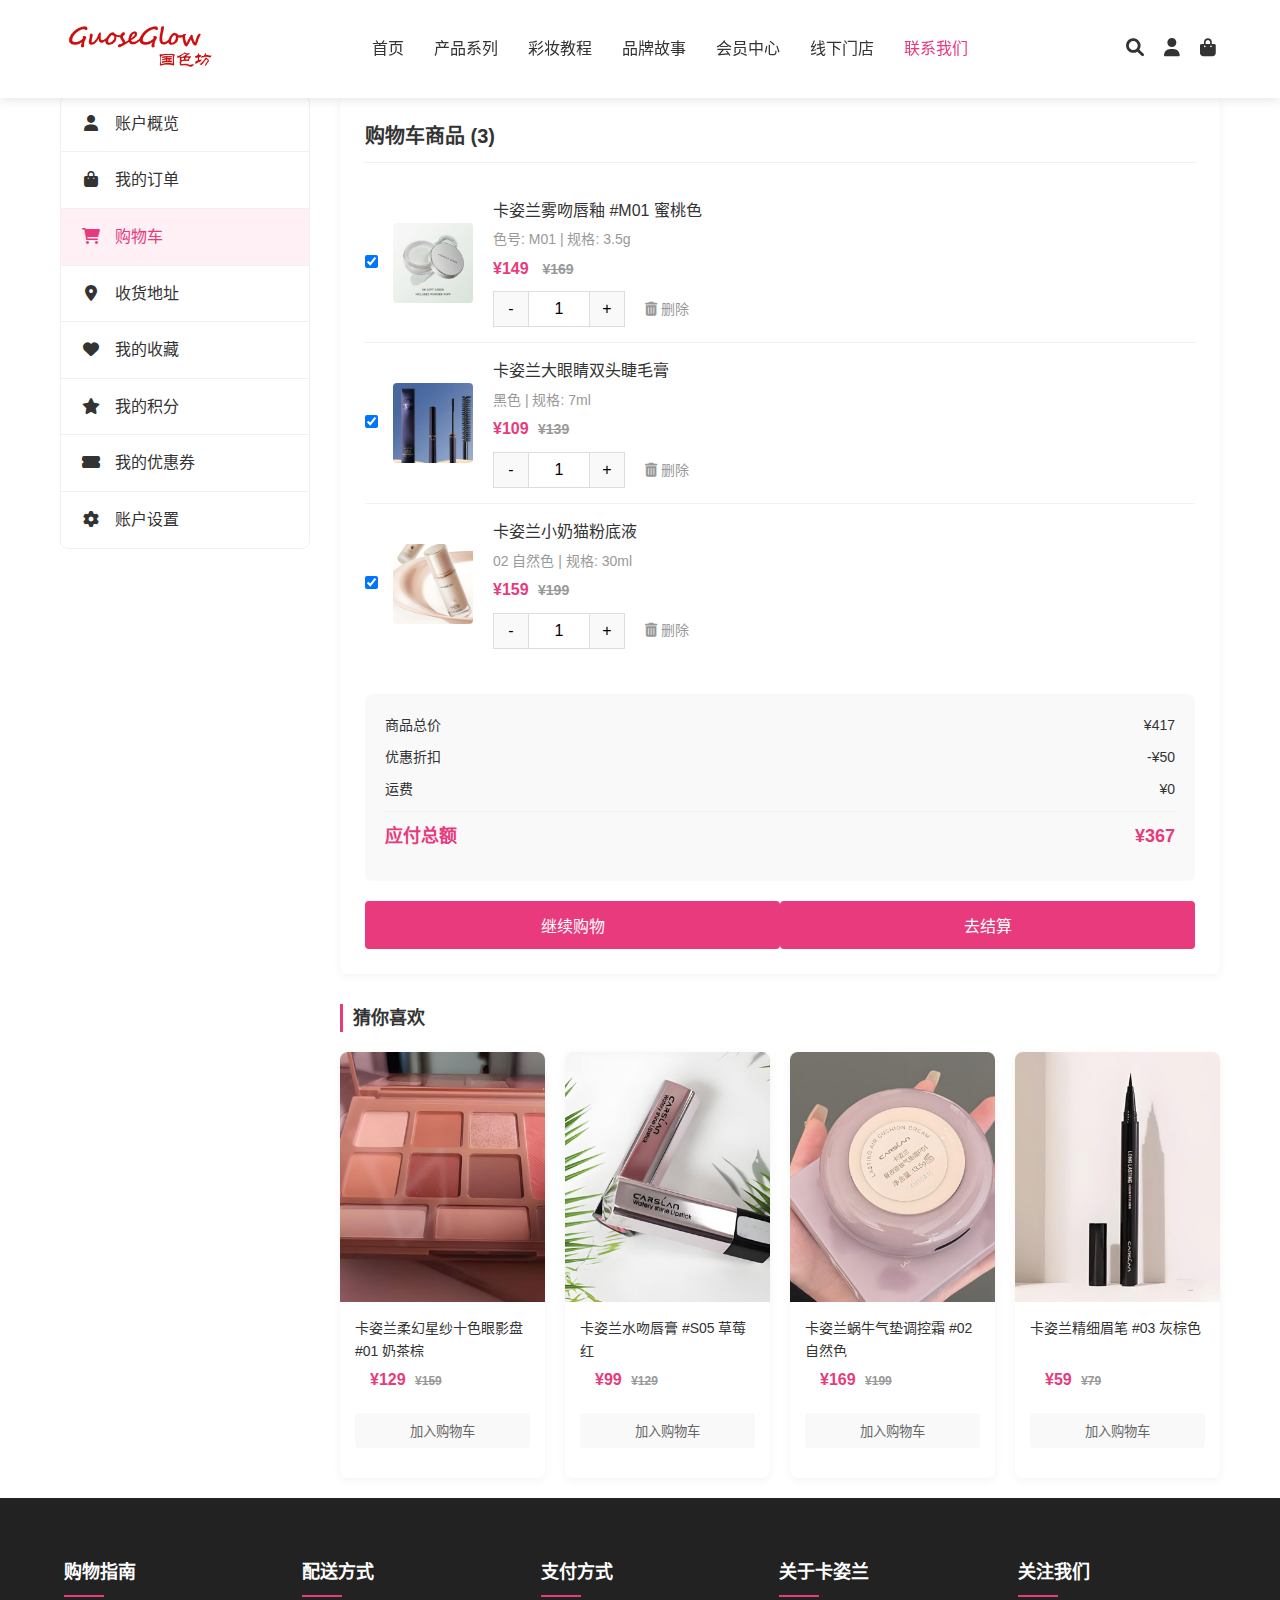
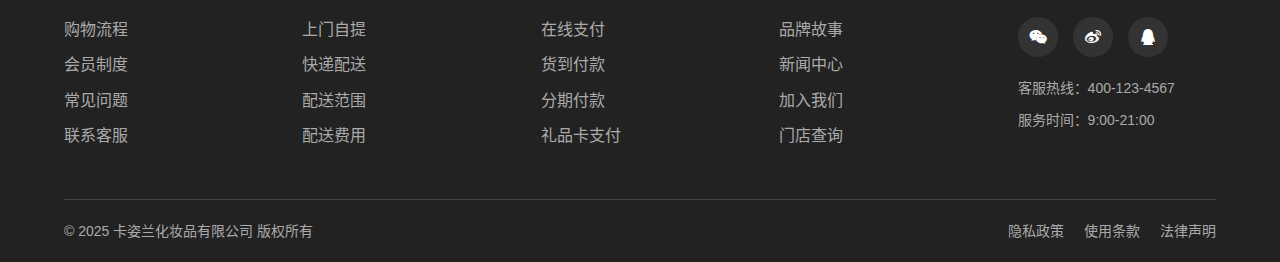
<file: cart.html>
<!DOCTYPE html>
<html lang="zh-CN">
<head>
<meta charset="UTF-8">
<meta name="viewport" content="width=device-width, initial-scale=1.0">
<title>我的购物车 - 卡姿兰</title>
<link href="css/style.css" type="text/css" rel="stylesheet">
<link rel="stylesheet" href="https://cdnjs.cloudflare.com/ajax/libs/font-awesome/6.0.0-beta3/css/all.min.css">
</head>
<body>
<!-- 顶部导航栏 -->
<header class="header">
  <div class="container">
    <div class="logo"> <a href="#"><img src= "images/logo2.png" alt="卡姿兰"></a> </div>
    <nav class="main-nav">
      <ul>
        <li><a href="index.html">首页</a></li>
        <li><a href="products.html">产品系列</a></li>
        <li><a href="tutorials.html">彩妆教程</a></li>
        <li><a href="about.html">品牌故事</a></li>
        <li><a href="member.html">会员中心</a></li>
        <li><a href="stores.html">线下门店</a></li>
		  <li><a href="contact.html" class="active">联系我们</a></li>
      </ul>
    </nav>
    <div class="header-icons"> <a href="#"><i class="fas fa-search"></i></a> <a href="#"><i class="fas fa-user"></i></a> <a href="#"><i class="fas fa-shopping-bag"></i></a> </div>
  </div>
</header>
<!-- 购物车容器 - 独立封装 -->
<div class="cart-container">
  <div class="cart-header">
    <h1>我的购物车</h1>
  </div>
  <div class="cart-content"> 
    <!-- 侧边栏菜单 -->
    <div class="cart-sidebar">
      <ul class="cart-menu">
        <li><a href="#"><i class="fas fa-user"></i> 账户概览</a></li>
        <li><a href="#"><i class="fas fa-shopping-bag"></i> 我的订单</a></li>
        <li><a href="#" class="active"><i class="fas fa-shopping-cart"></i> 购物车</a></li>
        <li><a href="#"><i class="fas fa-map-marker-alt"></i> 收货地址</a></li>
        <li><a href="#"><i class="fas fa-heart"></i> 我的收藏</a></li>
        <li><a href="#"><i class="fas fa-star"></i> 我的积分</a></li>
        <li><a href="#"><i class="fas fa-ticket-alt"></i> 我的优惠券</a></li>
        <li><a href="#"><i class="fas fa-cog"></i> 账户设置</a></li>
      </ul>
    </div>
    
    <!-- 主内容区 -->
    <div class="cart-main"> 
      <!-- 购物车商品列表 -->
      <div class="cart-card">
        <h2>购物车商品 (3)</h2>
        <div class="cart-items"> 
          <!-- 单个商品项 -->
          <div class="cart-item">
            <div class="item-checkbox">
              <input type="checkbox" checked>
            </div>
            <img src= "images/product-5.jpg"   alt="商品图片" class="item-image">
            <div class="item-details">
              <div class="item-title">卡姿兰雾吻唇釉 #M01 蜜桃色</div>
              <div class="item-spec">色号: M01 | 规格: 3.5g</div>
              <div class="item-price">¥149&nbsp; <span class="item-original-price">¥169</span></div>
              <div class="item-actions">
                <div class="quantity-control">
                  <button class="quantity-btn">-</button>
                  <input type="text" class="quantity-input" value="1">
                  <button class="quantity-btn">+</button>
                </div>
                <div class="item-delete"> <i class="fas fa-trash-alt"></i> 删除 </div>
              </div>
            </div>
          </div>
          
          <!-- 单个商品项 -->
          <div class="cart-item">
            <div class="item-checkbox">
              <input type="checkbox" checked>
            </div>
            <img src="images/product2.jpg" alt="商品图片" class="item-image">
            <div class="item-details">
              <div class="item-title">卡姿兰大眼睛双头睫毛膏</div>
              <div class="item-spec">黑色 | 规格: 7ml</div>
              <div class="item-price">¥109 <span class="item-original-price">¥139</span></div>
              <div class="item-actions">
                <div class="quantity-control">
                  <button class="quantity-btn">-</button>
                  <input type="text" class="quantity-input" value="1">
                  <button class="quantity-btn">+</button>
                </div>
                <div class="item-delete"> <i class="fas fa-trash-alt"></i> 删除 </div>
              </div>
            </div>
          </div>
          
          <!-- 单个商品项 -->
          <div class="cart-item">
            <div class="item-checkbox">
              <input type="checkbox" checked>
            </div>
            <img src="images/product3.jpg" alt="商品图片" class="item-image">
            <div class="item-details">
              <div class="item-title">卡姿兰小奶猫粉底液</div>
              <div class="item-spec">02 自然色 | 规格: 30ml</div>
              <div class="item-price">¥159 <span class="item-original-price">¥199</span></div>
              <div class="item-actions">
                <div class="quantity-control">
                  <button class="quantity-btn">-</button>
                  <input type="text" class="quantity-input" value="1">
                  <button class="quantity-btn">+</button>
                </div>
                <div class="item-delete"> <i class="fas fa-trash-alt"></i> 删除 </div>
              </div>
            </div>
          </div>
        </div>
        
        <!-- 购物车结算 -->
        <div class="cart-summary">
          <div class="summary-row"> <span>商品总价</span> <span>¥417</span> </div>
          <div class="summary-row"> <span>优惠折扣</span> <span>-¥50</span> </div>
          <div class="summary-row"> <span>运费</span> <span>¥0</span> </div>
          <div class="summary-row summary-total"> <span>应付总额</span> <span>¥367</span> </div>
        </div>
        <div class="cart-actions">
          <button class="btn-cart btn-continue">继续购物</button>
          <button class="btn-cart btn-checkout">去结算</button>
        </div>
      </div>
      
      <!-- 猜你喜欢 -->
      <h2 class="recommend-title">猜你喜欢</h2>
      <div class="recommend-products"> 
        <!-- 推荐商品1 -->
        <div class="product-card"> <img src="images/recommend1.jpg" alt="推荐商品" class="product-image">
          <div class="product-info">
            <div class="product-name">卡姿兰柔幻星纱十色眼影盘 #01 奶茶棕</div>
            <div class="product-price">¥129 <span class="product-original-price">¥159</span></div>
            <button class="product-add">加入购物车</button>
          </div>
        </div>
        
        <!-- 推荐商品2 -->
        <div class="product-card"> <img src="images/recommend2.jpg" alt="推荐商品" class="product-image">
          <div class="product-info">
            <div class="product-name">卡姿兰水吻唇膏 #S05 草莓红</div>
            <div class="product-price">¥99 <span class="product-original-price">¥129</span></div>
            <button class="product-add">加入购物车</button>
          </div>
        </div>
        
        <!-- 推荐商品3 -->
        <div class="product-card"> <img src="images/recommend3.jpg" alt="推荐商品" class="product-image">
          <div class="product-info">
            <div class="product-name">卡姿兰蜗牛气垫调控霜 #02 自然色</div>
            <div class="product-price">¥169 <span class="product-original-price">¥199</span></div>
            <button class="product-add">加入购物车</button>
          </div>
        </div>
        
        <!-- 推荐商品4 -->
        <div class="product-card"> <img src="images/recommend4.jpg" alt="推荐商品" class="product-image">
          <div class="product-info">
            <div class="product-name">卡姿兰精细眉笔 #03 灰棕色</div>
            <div class="product-price">¥59 <span class="product-original-price">¥79</span></div>
            <button class="product-add">加入购物车</button>
          </div>
        </div>
      </div>
    </div>
  </div>
</div>
<!-- 底部 -->
<footer class="footer">
  <div class="container">
    <div class="footer-grid">
      <div class="footer-col">
        <h4>购物指南</h4>
        <ul>
          <li><a href="#">购物流程</a></li>
          <li><a href="#">会员制度</a></li>
          <li><a href="#">常见问题</a></li>
          <li><a href="#">联系客服</a></li>
        </ul>
      </div>
      <div class="footer-col">
        <h4>配送方式</h4>
        <ul>
          <li><a href="#">上门自提</a></li>
          <li><a href="#">快递配送</a></li>
          <li><a href="#">配送范围</a></li>
          <li><a href="#">配送费用</a></li>
        </ul>
      </div>
      <div class="footer-col">
        <h4>支付方式</h4>
        <ul>
          <li><a href="#">在线支付</a></li>
          <li><a href="#">货到付款</a></li>
          <li><a href="#">分期付款</a></li>
          <li><a href="#">礼品卡支付</a></li>
        </ul>
      </div>
      <div class="footer-col">
        <h4>关于卡姿兰</h4>
        <ul>
          <li><a href="#">品牌故事</a></li>
          <li><a href="#">新闻中心</a></li>
          <li><a href="#">加入我们</a></li>
          <li><a href="#">门店查询</a></li>
        </ul>
      </div>
      <div class="footer-col">
        <h4>关注我们</h4>
        <div class="social-links"> <a href="#"><i class="fab fa-weixin"></i></a> <a href="#"><i class="fab fa-weibo"></i></a> <a href="#"><i class="fab fa-qq"></i></a>  </div>
        <div class="contact-info">
          <p>客服热线：400-123-4567</p>
          <p>服务时间：9:00-21:00</p>
        </div>
      </div>
    </div>
    <div class="footer-bottom">
      <p>© 2025 卡姿兰化妆品有限公司 版权所有</p>
      <div class="legal-links"> <a href="#">隐私政策</a> <a href="#">使用条款</a> <a href="#">法律声明</a> </div>
    </div>
  </div>
</footer>

</body>
</html>
</file>
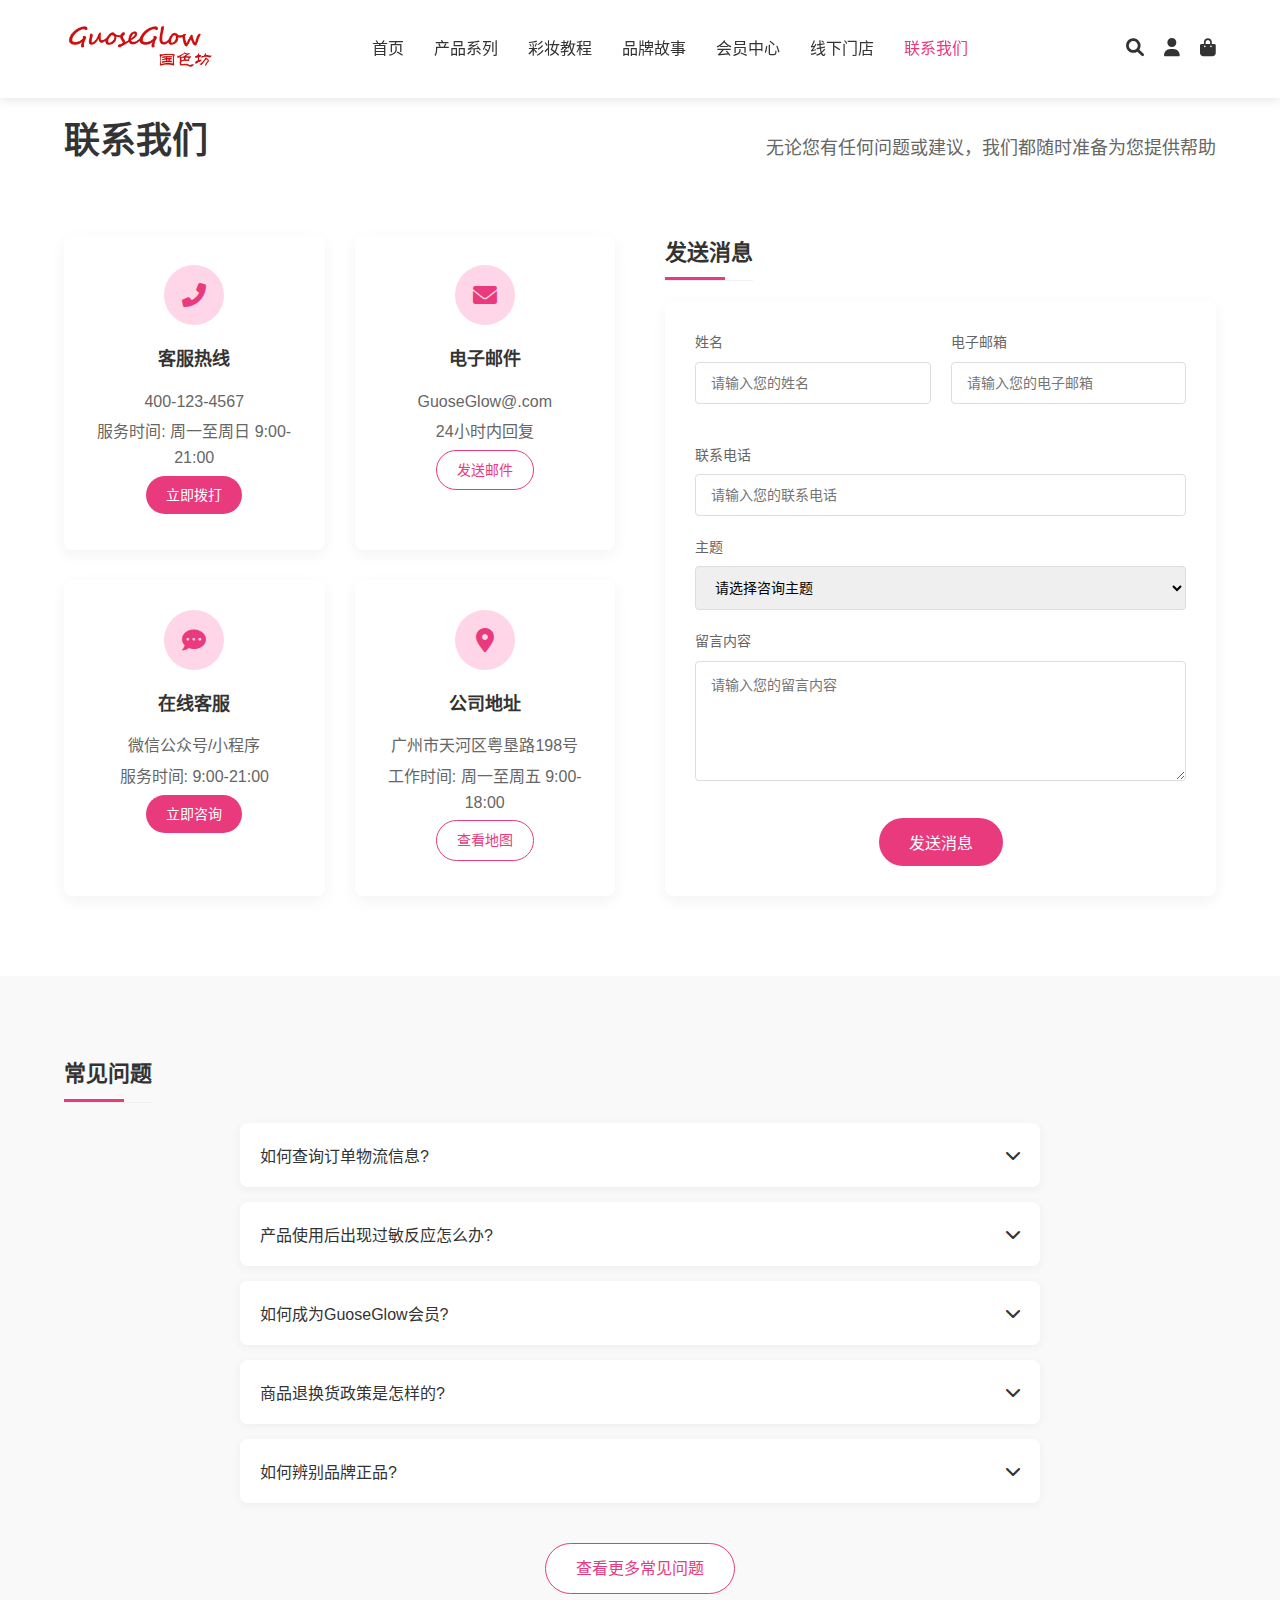
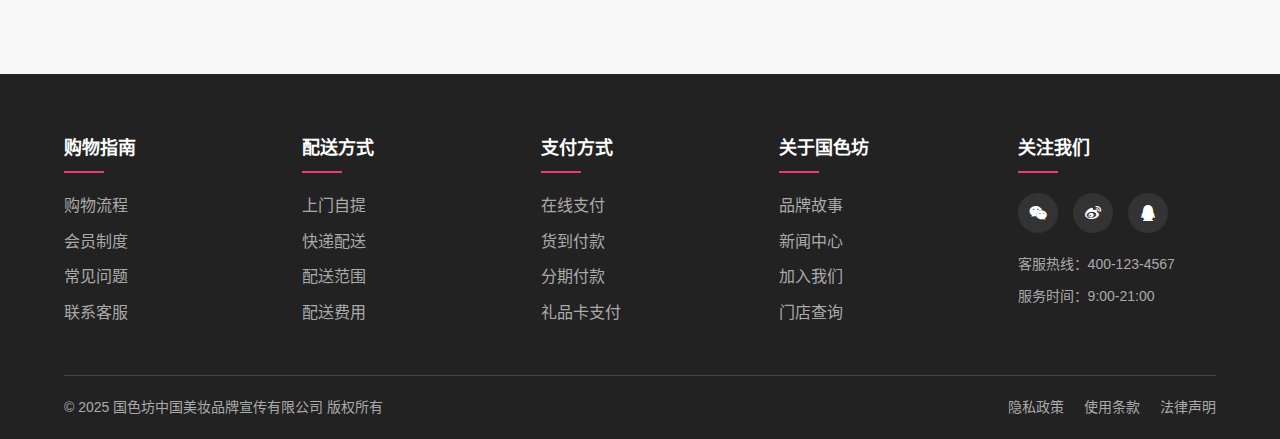
<file: contact.html>
<!DOCTYPE html>
<html lang="zh-CN">
<head>
<meta charset="UTF-8">
<meta name="viewport" content="width=device-width, initial-scale=1.0">
<title>联系我们 - 卡姿兰</title>
<link href="css/style.css" type="text/css" rel="stylesheet">
<link rel="stylesheet" href="https://cdnjs.cloudflare.com/ajax/libs/font-awesome/6.0.0-beta3/css/all.min.css">
</head>
<body>
<!-- 顶部导航栏（与首页相同） -->
<header class="header">
  <div class="container">
    <div class="logo"> <a href="index.html"><img src= "images/logo2.png" alt="卡姿兰"></a> </div>
    <nav class="main-nav">
      <ul>
        <li><a href="index.html">首页</a></li>
        <li><a href="products.html">产品系列</a></li>
        <li><a href="tutorials.html">彩妆教程</a></li>
        <li><a href="about.html">品牌故事</a></li>
        <li><a href="member.html">会员中心</a></li>
        <li><a href="stores.html">线下门店</a></li>
        <li><a href="contact.html" class="active">联系我们</a></li>
      </ul>
    </nav>
    <div class="header-icons"> <a href="#"><i class="fas fa-search"></i></a> <a href="#"><i class="fas fa-user"></i></a> <a href="#"><i class="fas fa-shopping-bag"></i></a> </div>
  </div>
</header>

<!-- 面包屑导航 -->
<section class="breadcrumb">
  <div class="container">
    <ul>
      <li><a href="index.html">首页</a></li>
      <li><i class="fas fa-angle-right"></i></li>
      <li>联系我们</li>
    </ul>
  </div>
</section>

<!-- 联系我们主内容 -->
<section class="contact-main">
  <div class="container">
    <div class="section-header">
      <h1>联系我们</h1>
      <p>无论您有任何问题或建议，我们都随时准备为您提供帮助</p>
    </div>
    <div class="contact-content"> 
      <!-- 联系方式 -->
      <div class="contact-methods">
        <div class="contact-card">
          <div class="contact-icon"> <i class="fas fa-phone-alt"></i> </div>
          <h3>客服热线</h3>
          <p>400-123-4567</p>
          <p class="contact-hours">服务时间: 周一至周日 9:00-21:00</p>
          <a href="tel:4001234567" class="btn btn-small">立即拨打</a> </div>
        <div class="contact-card">
          <div class="contact-icon"> <i class="fas fa-envelope"></i> </div>
          <h3>电子邮件</h3>
          <p>GuoseGlow@.com</p>
          <p class="contact-hours">24小时内回复</p>
          <a href="mailto:service@carslan.com" class="btn btn-outline btn-small">发送邮件</a> </div>
        <div class="contact-card">
          <div class="contact-icon"> <i class="fas fa-comment-dots"></i> </div>
          <h3>在线客服</h3>
          <p>微信公众号/小程序</p>
          <p class="contact-hours">服务时间: 9:00-21:00</p>
          <a href="#" class="btn btn-small">立即咨询</a> </div>
        <div class="contact-card">
          <div class="contact-icon"> <i class="fas fa-map-marker-alt"></i> </div>
          <h3>公司地址</h3>
          <p>广州市天河区粤垦路198号</p>
          <p class="contact-hours">工作时间: 周一至周五 9:00-18:00</p>
          <a href="#" class="btn btn-outline btn-small">查看地图</a> </div>
      </div>
      
      <!-- 联系表单 -->
      <div class="contact-form-section">
        <h2 class="section-title">发送消息</h2>
        <form class="contact-form">
          <div class="form-row">
            <div class="form-group">
              <label for="name">姓名</label>
              <input type="text" id="name" placeholder="请输入您的姓名" required>
            </div>
            <div class="form-group">
              <label for="email">电子邮箱</label>
              <input type="email" id="email" placeholder="请输入您的电子邮箱" required>
            </div>
          </div>
          <div class="form-group">
            <label for="phone">联系电话</label>
            <input type="tel" id="phone" placeholder="请输入您的联系电话">
          </div>
          <div class="form-group">
            <label for="subject">主题</label>
            <select id="subject" required>
              <option value="">请选择咨询主题</option>
              <option value="product">产品咨询</option>
              <option value="order">订单查询</option>
              <option value="after-sale">售后服务</option>
              <option value="cooperation">商务合作</option>
              <option value="other">其他问题</option>
            </select>
          </div>
          <div class="form-group">
            <label for="message">留言内容</label>
            <textarea id="message" rows="5" placeholder="请输入您的留言内容" required></textarea>
          </div>
          <div class="form-submit">
            <button type="submit" class="btn">发送消息</button>
          </div>
        </form>
      </div>
    </div>
  </div>
</section>

<!-- 常见问题 -->
<section class="contact-faq">
  <div class="container">
    <h2 class="section-title">常见问题</h2>
    <div class="faq-accordion"> 
      <!-- 问题1 -->
      <div class="faq-item">
        <button class="faq-question"> <span>如何查询订单物流信息?</span> <i class="fas fa-chevron-down"></i> </button>
        <div class="faq-answer">
          <p>您可以通过以下方式查询订单物流信息：</p>
          <ol>
            <li>登录您的卡姿兰会员账户，在"我的订单"中查看物流信息</li>
            <li>关注"卡姿兰官方服务号"，绑定您的手机号后可接收物流推送</li>
            <li>拨打我们的客服热线400-123-4567，提供订单号查询</li>
          </ol>
        </div>
      </div>
      
      <!-- 问题2 -->
      <div class="faq-item">
        <button class="faq-question"> <span>产品使用后出现过敏反应怎么办?</span> <i class="fas fa-chevron-down"></i> </button>
        <div class="faq-answer">
          <p>如果您在使用卡姿兰产品后出现不适，请立即停止使用该产品，并用清水洗净。建议您：</p>
          <ul>
            <li>保留产品包装和购买凭证</li>
            <li>拍照记录过敏情况</li>
            <li>及时联系我们的客服人员，我们将为您提供专业的建议和解决方案</li>
            <li>如症状严重，请立即就医</li>
          </ul>
        </div>
      </div>
      
      <!-- 问题3 -->
      <div class="faq-item">
        <button class="faq-question"> <span>如何成为GuoseGlow会员?</span> <i class="fas fa-chevron-down"></i> </button>
        <div class="faq-answer">
          <p>您可以通过以下方式成为卡姿兰会员：</p>
          <ul>
            <li>在卡姿兰官网注册账号</li>
            <li>关注"卡姿兰官方服务号"，通过微信注册</li>
            <li>在任意卡姿兰线下门店购物时注册</li>
          </ul>
          <p>注册会员可享受积分累积、专属折扣、生日礼遇等多项特权。</p>
        </div>
      </div>
      
      <!-- 问题4 -->
      <div class="faq-item">
        <button class="faq-question"> <span>商品退换货政策是怎样的?</span> <i class="fas fa-chevron-down"></i> </button>
        <div class="faq-answer">
          <p>卡姿兰提供7天无理由退换货服务(特殊商品除外)：</p>
          <ul>
            <li>自收到商品之日起7天内可申请退换货</li>
            <li>商品需保持完好，未经使用，包装齐全</li>
            <li>请提供原始购买凭证</li>
            <li>退换货运费由买家承担(质量问题除外)</li>
          </ul>
          <p>详细政策请查阅我们的<a href="#">退换货政策</a>。</p>
        </div>
      </div>
      
      <!-- 问题5 -->
      <div class="faq-item">
        <button class="faq-question"> <span>如何辨别品牌正品?</span> <i class="fas fa-chevron-down"></i> </button>
        <div class="faq-answer">
          <p>为确保您购买到正品卡姿兰产品，请注意以下几点：</p>
          <ul>
            <li>通过卡姿兰官网、官方旗舰店或授权线下门店购买</li>
            <li>正品包装上有防伪标识，可通过官方渠道验证</li>
            <li>正品产品质地细腻，气味清新，使用效果良好</li>
            <li>价格明显低于市场价的产品需谨慎购买</li>
          </ul>
          <p>如有疑问，可通过客服热线400-123-4567咨询。</p>
        </div>
      </div>
    </div>
    <div class="faq-more"> <a href="#" class="btn btn-outline">查看更多常见问题</a> </div>
  </div>
</section>

<!-- 页脚（与首页相同） -->
<footer class="footer">
  <div class="container">
    <div class="footer-grid">
      <div class="footer-col">
        <h4>购物指南</h4>
        <ul>
          <li><a href="#">购物流程</a></li>
          <li><a href="#">会员制度</a></li>
          <li><a href="#">常见问题</a></li>
          <li><a href="#">联系客服</a></li>
        </ul>
      </div>
      <div class="footer-col">
        <h4>配送方式</h4>
        <ul>
          <li><a href="#">上门自提</a></li>
          <li><a href="#">快递配送</a></li>
          <li><a href="#">配送范围</a></li>
          <li><a href="#">配送费用</a></li>
        </ul>
      </div>
      <div class="footer-col">
        <h4>支付方式</h4>
        <ul>
          <li><a href="#">在线支付</a></li>
          <li><a href="#">货到付款</a></li>
          <li><a href="#">分期付款</a></li>
          <li><a href="#">礼品卡支付</a></li>
        </ul>
      </div>
      <div class="footer-col">
        <h4>关于国色坊</h4>
        <ul>
          <li><a href="#">品牌故事</a></li>
          <li><a href="#">新闻中心</a></li>
          <li><a href="#">加入我们</a></li>
          <li><a href="#">门店查询</a></li>
        </ul>
      </div>
      <div class="footer-col">
        <h4>关注我们</h4>
        <div class="social-links"> <a href="#"><i class="fab fa-weixin"></i></a> <a href="#"><i class="fab fa-weibo"></i></a> <a href="#"><i class="fab fa-qq"></i></a>  </div>
        <div class="contact-info">
          <p>客服热线：400-123-4567</p>
          <p>服务时间：9:00-21:00</p>
        </div>
      </div>
    </div>
    <div class="footer-bottom">
      <p>© 2025 国色坊中国美妆品牌宣传有限公司  版权所有</p>
      <div class="legal-links"> <a href="#">隐私政策</a> <a href="#">使用条款</a> <a href="#">法律声明</a> </div>
    </div>
  </div>
</footer>

</body>
</html>
</file>
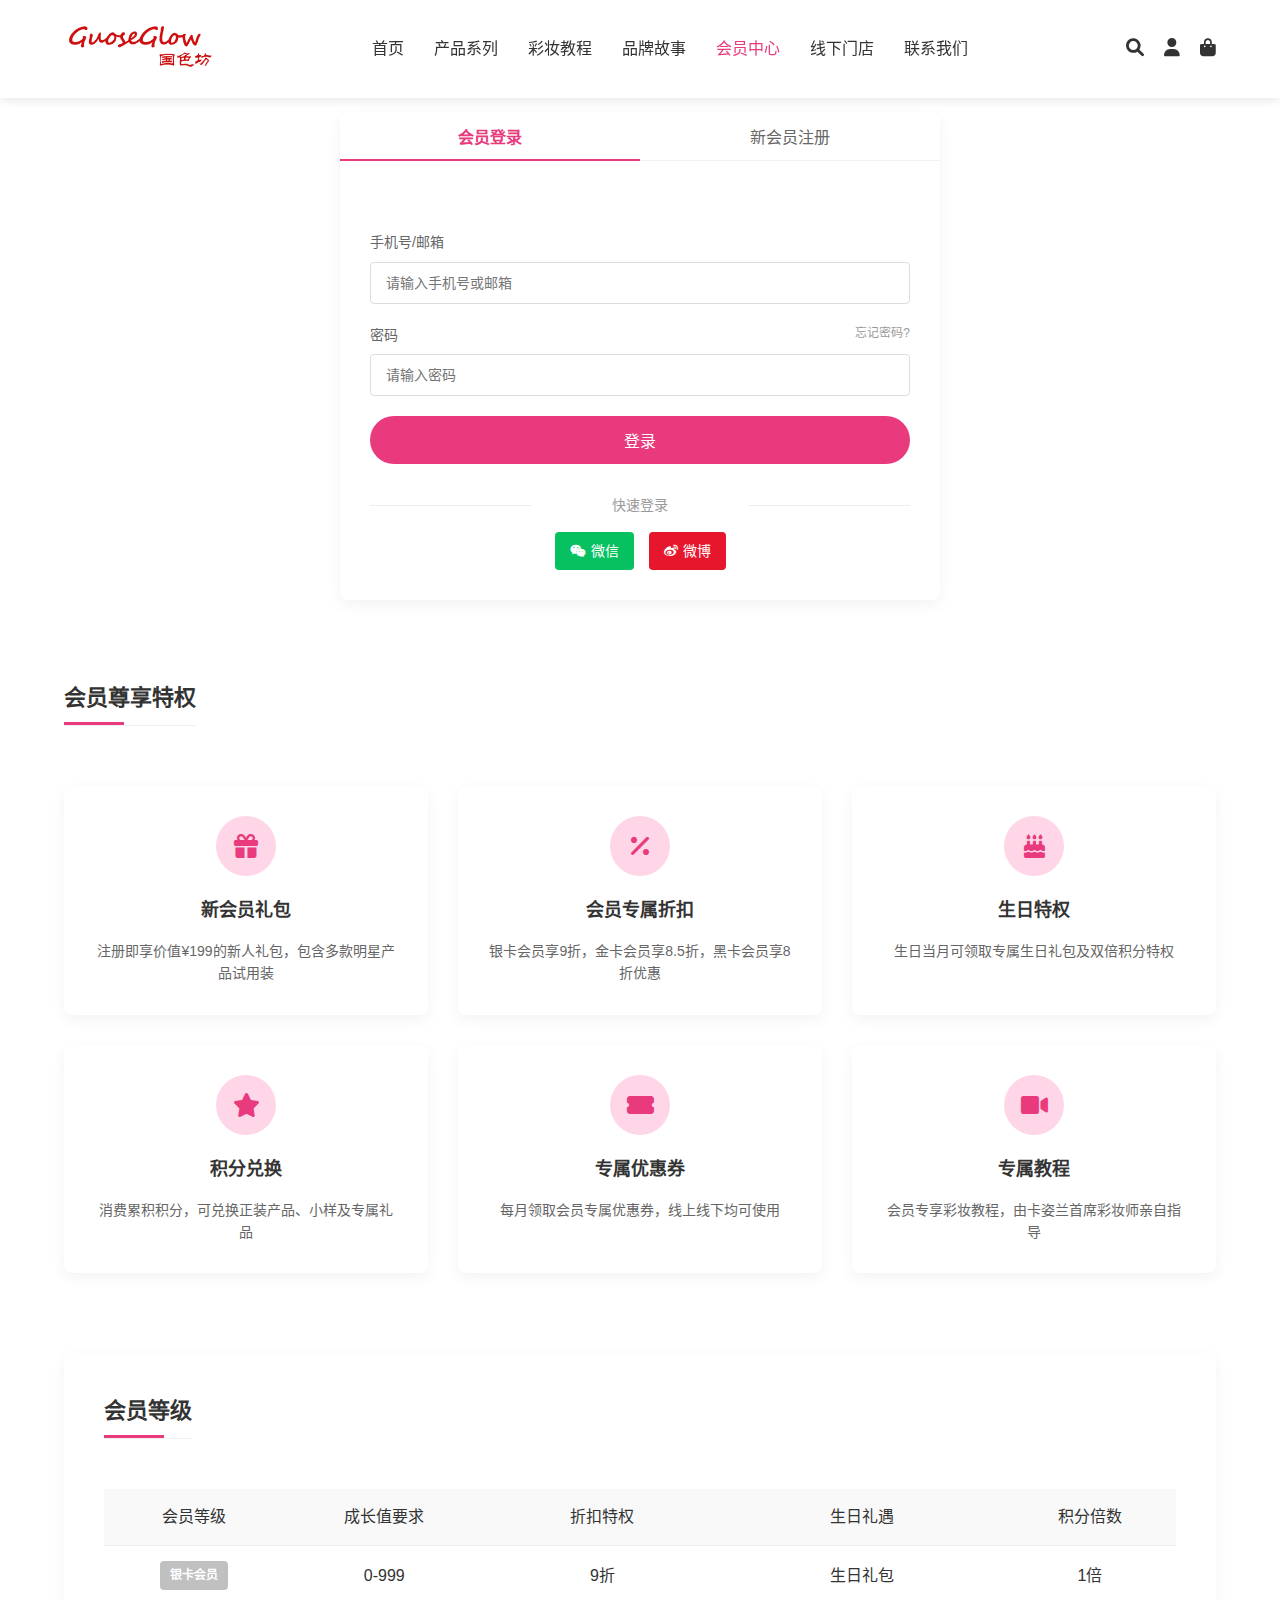
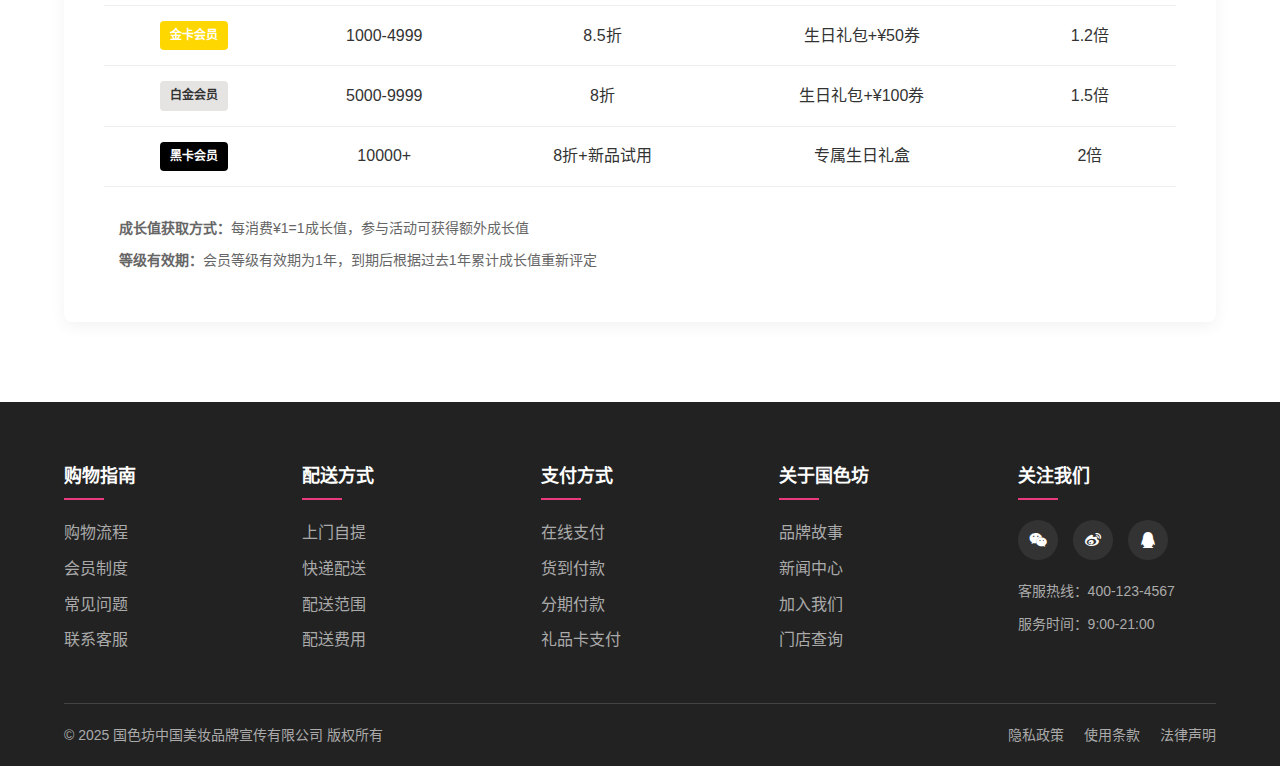
<file: member.html>
<!DOCTYPE html>
<html lang="zh-CN">
<head>
<meta charset="UTF-8">
<meta name="viewport" content="width=device-width, initial-scale=1.0">
<title>会员中心 - 卡姿兰</title>
<link href="css/style.css" type="text/css" rel="stylesheet">
<link rel="stylesheet" href="https://cdnjs.cloudflare.com/ajax/libs/font-awesome/6.0.0-beta3/css/all.min.css">
</head>
<body>
<!-- 顶部导航栏（与首页相同） -->
<header class="header">
  <div class="container">
    <div class="logo"> <a href="index.html"><img src= "images/logo2.png" alt="卡姿兰"></a> </div>
    <nav class="main-nav">
      <ul>
        <li><a href="index.html">首页</a></li>
        <li><a href="products.html">产品系列</a></li>
        <li><a href="tutorials.html">彩妆教程</a></li>
        <li><a href="about.html">品牌故事</a></li>
        <li><a href="member.html" class="active">会员中心</a></li>
        <li><a href="stores.html">线下门店</a></li>
		  <li><a href="contact.html" >联系我们</a></li>
      </ul>
    </nav>
    <div class="header-icons"> <a href="#"><i class="fas fa-search"></i></a> <a href="#"><i class="fas fa-user"></i></a> <a href="#"><i class="fas fa-shopping-bag"></i></a> </div>
  </div>
</header>

<!-- 面包屑导航 -->
<section class="breadcrumb">
  <div class="container">
    <ul>
      <li><a href="index.html">首页</a></li>
      <li><i class="fas fa-angle-right"></i></li>
      <li>会员中心</li>
    </ul>
  </div>
</section>

<!-- 会员中心主内容 -->
<section class="member-center">
  <div class="container"> 
    <!-- 登录/注册切换 -->
    <div class="auth-tabs">
      <div class="tab-header">
        <button class="tab-btn active" data-tab="login">会员登录</button>
        <button class="tab-btn" data-tab="register">新会员注册</button>
      </div>
      
      <!-- 登录表单 -->
      <div class="tab-content active" id="login">
        <form class="auth-form">
          <div class="form-group">
            <label for="login-email">手机号/邮箱</label>
            <input type="text" id="login-email" placeholder="请输入手机号或邮箱">
          </div>
          <div class="form-group">
            <label for="login-password">密码</label>
            <input type="password" id="login-password" placeholder="请输入密码">
            <a href="#" class="forgot-password">忘记密码?</a> </div>
          <button type="submit" class="btn btn-block">登录</button>
          <div class="social-login">
            <p>快速登录</p>
            <div class="social-btns"> <a href="#" class="social-btn wechat"><i class="fab fa-weixin"></i> 微信</a> <a href="#" class="social-btn weibo"><i class="fab fa-weibo"></i> 微博</a> </div>
          </div>
        </form>
      </div>
      
      <!-- 注册表单 -->
      <div class="tab-content" id="register">
        <form class="auth-form">
          <div class="form-group">
            <label for="register-phone">手机号</label>
            <input type="tel" id="register-phone" placeholder="请输入手机号">
            <button type="button" class="btn-sms">获取验证码</button>
          </div>
          <div class="form-group">
            <label for="register-code">验证码</label>
            <input type="text" id="register-code" placeholder="请输入验证码">
          </div>
          <div class="form-group">
            <label for="register-password">设置密码</label>
            <input type="password" id="register-password" placeholder="6-20位字母和数字组合">
          </div>
          <div class="form-group">
            <label for="register-confirm">确认密码</label>
            <input type="password" id="register-confirm" placeholder="再次输入密码">
          </div>
          <div class="form-agree">
            <input type="checkbox" id="agree-terms">
            <label for="agree-terms">我已阅读并同意<a href="#">《卡姿兰会员协议》</a>和<a href="#">《隐私政策》</a></label>
          </div>
          <button type="submit" class="btn btn-block">立即注册</button>
        </form>
      </div>
    </div>
    
    <!-- 会员特权展示 -->
    <div class="member-benefits">
      <h2 class="section-title">会员尊享特权</h2>
      <div class="benefits-grid">
        <div class="benefit-card">
          <div class="benefit-icon"> <i class="fas fa-gift"></i> </div>
          <h3>新会员礼包</h3>
          <p>注册即享价值¥199的新人礼包，包含多款明星产品试用装</p>
        </div>
        <div class="benefit-card">
          <div class="benefit-icon"> <i class="fas fa-percent"></i> </div>
          <h3>会员专属折扣</h3>
          <p>银卡会员享9折，金卡会员享8.5折，黑卡会员享8折优惠</p>
        </div>
        <div class="benefit-card">
          <div class="benefit-icon"> <i class="fas fa-birthday-cake"></i> </div>
          <h3>生日特权</h3>
          <p>生日当月可领取专属生日礼包及双倍积分特权</p>
        </div>
        <div class="benefit-card">
          <div class="benefit-icon"> <i class="fas fa-star"></i> </div>
          <h3>积分兑换</h3>
          <p>消费累积积分，可兑换正装产品、小样及专属礼品</p>
        </div>
        <div class="benefit-card">
          <div class="benefit-icon"> <i class="fas fa-ticket-alt"></i> </div>
          <h3>专属优惠券</h3>
          <p>每月领取会员专属优惠券，线上线下均可使用</p>
        </div>
        <div class="benefit-card">
          <div class="benefit-icon"> <i class="fas fa-video"></i> </div>
          <h3>专属教程</h3>
          <p>会员专享彩妆教程，由卡姿兰首席彩妆师亲自指导</p>
        </div>
      </div>
    </div>
    
    <!-- 会员等级说明 -->
    <div class="member-levels">
      <h2 class="section-title">会员等级</h2>
      <div class="levels-table">
        <table>
          <thead>
            <tr>
              <th>会员等级</th>
              <th>成长值要求</th>
              <th>折扣特权</th>
              <th>生日礼遇</th>
              <th>积分倍数</th>
            </tr>
          </thead>
          <tbody>
            <tr>
              <td><span class="level-badge silver">银卡会员</span></td>
              <td>0-999</td>
              <td>9折</td>
              <td>生日礼包</td>
              <td>1倍</td>
            </tr>
            <tr>
              <td><span class="level-badge gold">金卡会员</span></td>
              <td>1000-4999</td>
              <td>8.5折</td>
              <td>生日礼包+¥50券</td>
              <td>1.2倍</td>
            </tr>
            <tr>
              <td><span class="level-badge platinum">白金会员</span></td>
              <td>5000-9999</td>
              <td>8折</td>
              <td>生日礼包+¥100券</td>
              <td>1.5倍</td>
            </tr>
            <tr>
              <td><span class="level-badge diamond">黑卡会员</span></td>
              <td>10000+</td>
              <td>8折+新品试用</td>
              <td>专属生日礼盒</td>
              <td>2倍</td>
            </tr>
          </tbody>
        </table>
      </div>
      <div class="level-notes">
        <p><strong>成长值获取方式：</strong>每消费¥1=1成长值，参与活动可获得额外成长值</p>
        <p><strong>等级有效期：</strong>会员等级有效期为1年，到期后根据过去1年累计成长值重新评定</p>
      </div>
    </div>
  </div>
</section>

<!-- 页脚（与首页相同） -->
<footer class="footer">
  <div class="container">
    <div class="footer-grid">
      <div class="footer-col">
        <h4>购物指南</h4>
        <ul>
          <li><a href="#">购物流程</a></li>
          <li><a href="#">会员制度</a></li>
          <li><a href="#">常见问题</a></li>
          <li><a href="#">联系客服</a></li>
        </ul>
      </div>
      <div class="footer-col">
        <h4>配送方式</h4>
        <ul>
          <li><a href="#">上门自提</a></li>
          <li><a href="#">快递配送</a></li>
          <li><a href="#">配送范围</a></li>
          <li><a href="#">配送费用</a></li>
        </ul>
      </div>
      <div class="footer-col">
        <h4>支付方式</h4>
        <ul>
          <li><a href="#">在线支付</a></li>
          <li><a href="#">货到付款</a></li>
          <li><a href="#">分期付款</a></li>
          <li><a href="#">礼品卡支付</a></li>
        </ul>
      </div>
      <div class="footer-col">
        <h4>关于国色坊</h4>
        <ul>
          <li><a href="#">品牌故事</a></li>
          <li><a href="#">新闻中心</a></li>
          <li><a href="#">加入我们</a></li>
          <li><a href="#">门店查询</a></li>
        </ul>
      </div>
      <div class="footer-col">
        <h4>关注我们</h4>
        <div class="social-links"> <a href="#"><i class="fab fa-weixin"></i></a> <a href="#"><i class="fab fa-weibo"></i></a> <a href="#"><i class="fab fa-qq"></i></a>  </div>
        <div class="contact-info">
          <p>客服热线：400-123-4567</p>
          <p>服务时间：9:00-21:00</p>
        </div>
      </div>
    </div>
    <div class="footer-bottom">
      <p>© 2025 国色坊中国美妆品牌宣传有限公司  版权所有</p>
      <div class="legal-links"> <a href="#">隐私政策</a> <a href="#">使用条款</a> <a href="#">法律声明</a> </div>
    </div>
  </div>
</footer>

</body>
</html>
</file>
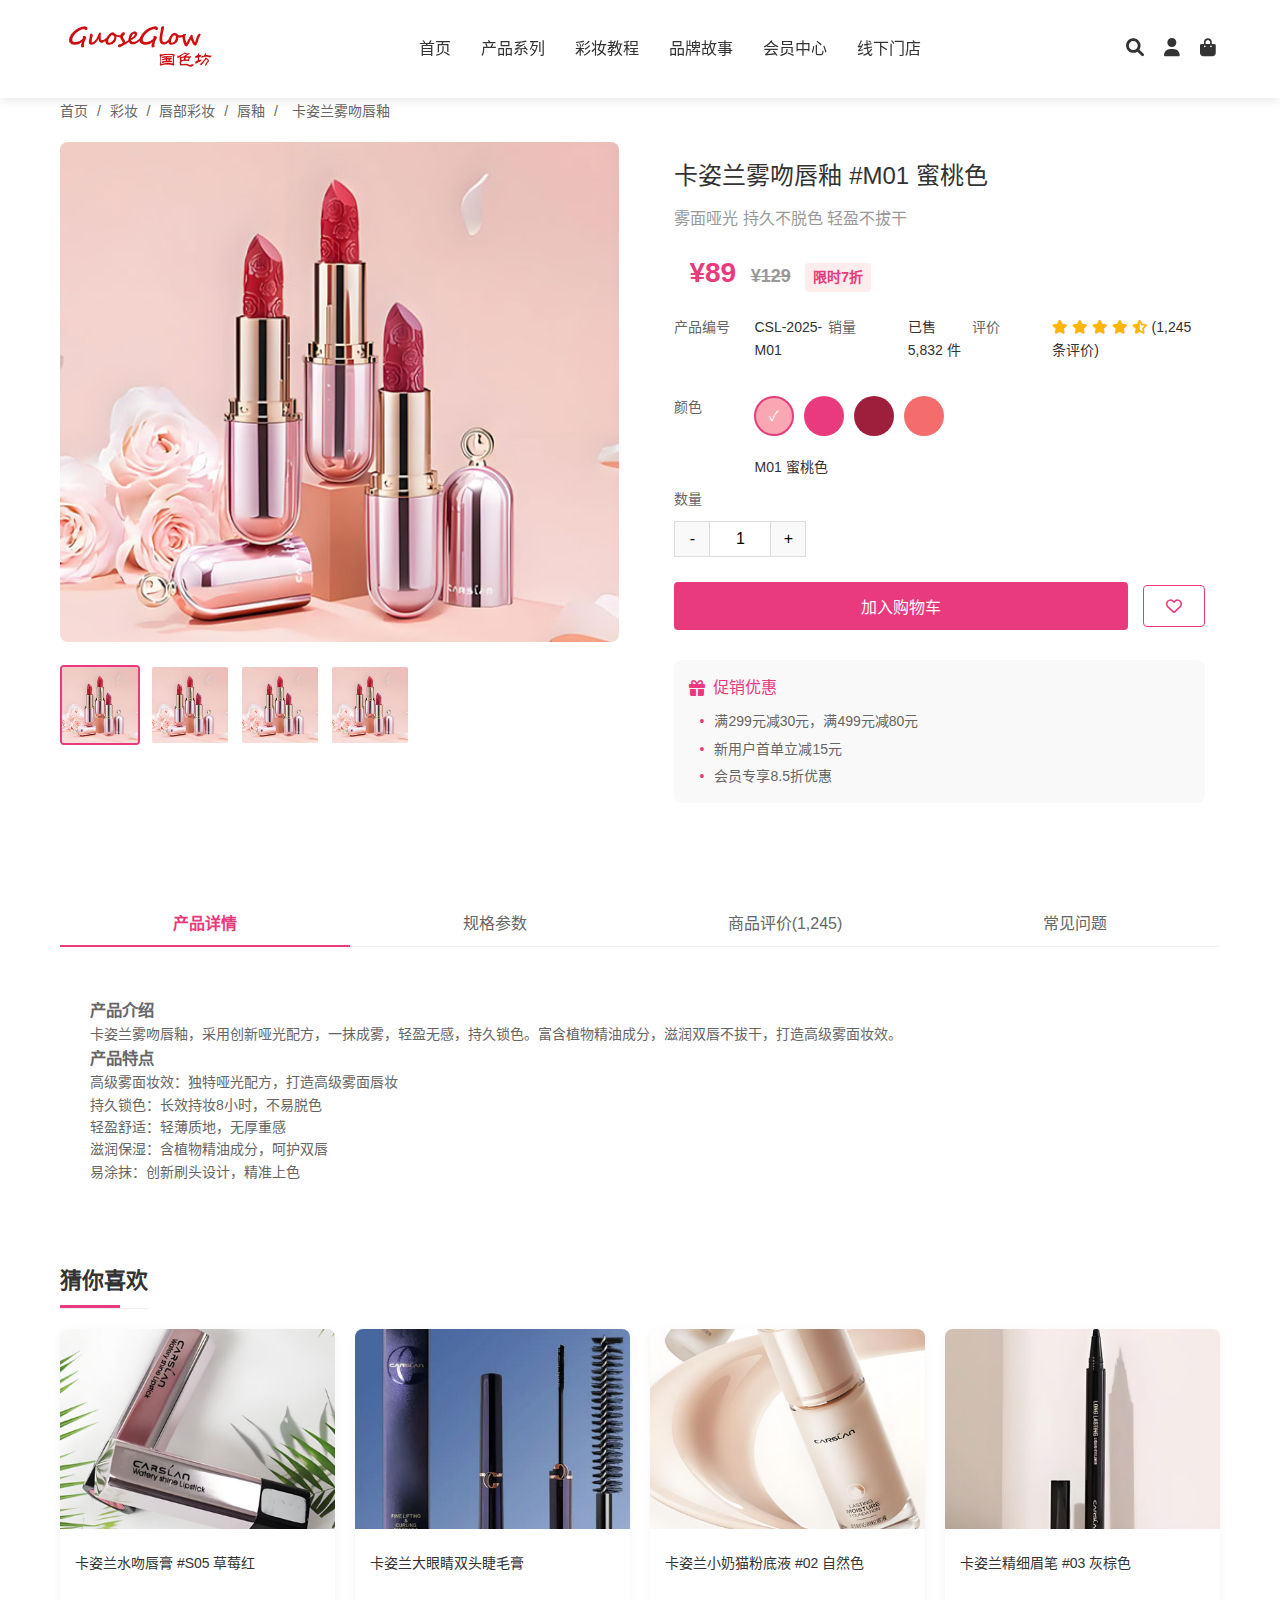
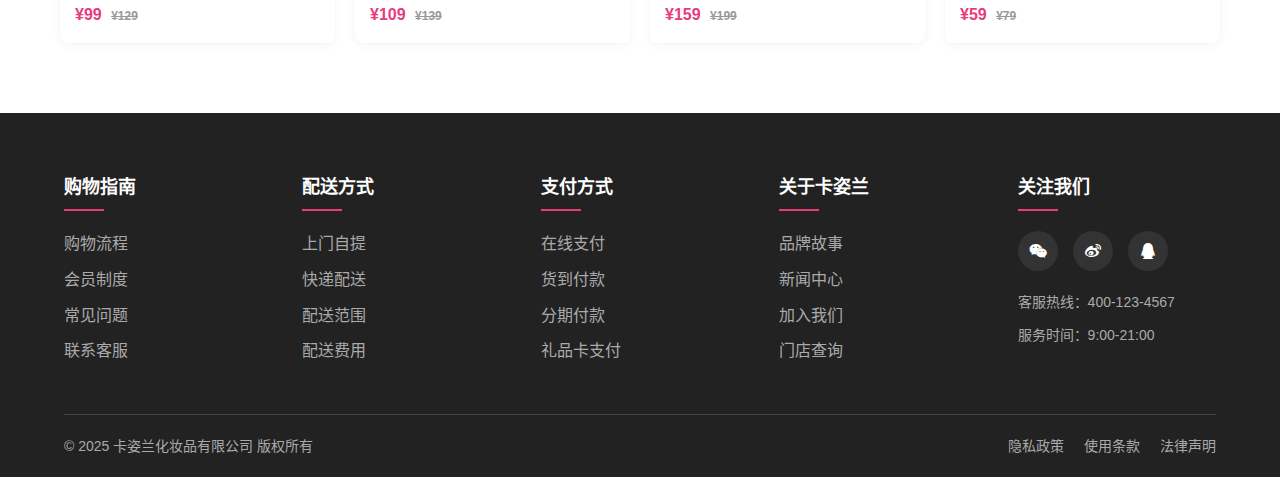
<file: product-detail.html>
<!DOCTYPE html>
<html lang="zh-CN">
<head>
<meta charset="UTF-8">
<meta name="viewport" content="width=device-width, initial-scale=1.0">
<title>产品详情 - 卡姿兰</title>
<link href="css/style.css" type="text/css" rel="stylesheet">
<link rel="stylesheet" href="https://cdnjs.cloudflare.com/ajax/libs/font-awesome/6.0.0-beta3/css/all.min.css">
</head>
<body>
<!-- 顶部导航栏 -->
<header class="header">
  <div class="container">
    <div class="logo"> <a href="#"><img src= "images/logo2.png" alt="卡姿兰"></a> </div>
    <nav class="main-nav">
      <ul>
        <li><a href="index.html">首页</a></li>
                    <li><a href="products.html">产品系列</a></li>
                    <li><a href="tutorials.html">彩妆教程</a></li>
                    <li><a href="about.html">品牌故事</a></li>
                    <li><a href="member.html">会员中心</a></li>
                    <li><a href="stores.html">线下门店</a></li>
      </ul>
    </nav>
    <div class="header-icons"> <a href="#"><i class="fas fa-search"></i></a> <a href="#"><i class="fas fa-user"></i></a> <a href="#"><i class="fas fa-shopping-bag"></i></a> </div>
  </div>
</header>
<!-- 产品详情容器 -->
<div class="product-container"> 
  <!-- 面包屑导航 -->
  <div class="product-breadcrumb"> <a href="#">首页</a> <span>/</span> <a href="#">彩妆</a> <span>/</span> <a href="#">唇部彩妆</a> <span>/</span> <a href="#">唇釉</a> <span>/</span> <span>卡姿兰雾吻唇釉</span> </div>
  
  <!-- 产品主要内容区 -->
  <div class="product-content"> 
    <!-- 产品图集 -->
    <div class="product-gallery"> <img src="images/product-detail-main.jpg" alt="卡姿兰雾吻唇釉" class="main-image" id="mainImage">
      <div class="thumbnail-container"> <img src="images/product-detail-main.jpg" alt="卡姿兰雾吻唇釉" class="thumbnail active" data-large="images/product-detail-main.jpg"> <img src="images/product-detail-main.jpg" alt="卡姿兰雾吻唇釉" class="thumbnail" data-large="images/product-detail-main.jpg"> <img src="images/product-detail-main.jpg" alt="卡姿兰雾吻唇釉" class="thumbnail" data-large="images/product-detail-main.jpg"> <img src="images/product-detail-main.jpg" alt="卡姿兰雾吻唇釉" class="thumbnail" data-large="images/product-detail-main.jpg"> </div>
    </div>
    
    <!-- 产品信息 -->
    <div class="product-info">
      <h1 class="product-title">卡姿兰雾吻唇釉 #M01 蜜桃色</h1>
      <div class="product-subtitle">雾面哑光 持久不脱色 轻盈不拔干</div>
      <div class="product-price"> <span class="current-price">¥89</span> <span class="original-price">¥129</span> <span class="discount-badge">限时7折</span> </div>
      <div class="product-meta">
        <div class="meta-item">
          <div class="meta-label">产品编号</div>
          <div class="meta-value">CSL-2025-M01</div>
        </div>
        <div class="meta-item">
          <div class="meta-label">销量</div>
          <div class="meta-value">已售 5,832 件</div>
        </div>
        <div class="meta-item">
          <div class="meta-label">评价</div>
          <div class="meta-value"> <span style="color: #ffb400;"> <i class="fas fa-star"></i> <i class="fas fa-star"></i> <i class="fas fa-star"></i> <i class="fas fa-star"></i> <i class="fas fa-star-half-alt"></i> </span> (1,245条评价) </div>
        </div>
      </div>
      
      <!-- 颜色选择 -->
      <div class="meta-item">
        <div class="meta-label">颜色</div>
        <div class="meta-value">
          <div class="color-options">
            <div class="color-option selected" style="background-color: #f8a7b3;" data-color="M01 蜜桃色"></div>
            <div class="color-option" style="background-color: #e83a7d;" data-color="M02 玫瑰红"></div>
            <div class="color-option" style="background-color: #9e1f3c;" data-color="M03 车厘子"></div>
            <div class="color-option" style="background-color: #f56c6c;" data-color="M04 西瓜红"></div>
          </div>
          <div id="selectedColor" style="font-size: 14px; margin-top: 5px;">M01 蜜桃色</div>
        </div>
      </div>
      
      <!-- 数量选择 -->
      <div class="quantity-selector">
        <div class="quantity-title">数量</div>
        <div class="quantity-control">
          <button class="quantity-btn">-</button>
          <input type="text" class="quantity-input" value="1">
          <button class="quantity-btn">+</button>
        </div>
      </div>
      
      <!-- 产品操作按钮 -->
      <div class="product-actions">
        <button class="btn-product btn-cart">加入购物车</button>
        <button class="btn-product btn-wishlist"> <i class="far fa-heart"></i> </button>
      </div>
      
      <!-- 促销信息 -->
      <div class="product-promotion">
        <div class="promotion-title"> <i class="fas fa-gift"></i> 促销优惠 </div>
        <div class="promotion-item">满299元减30元，满499元减80元</div>
        <div class="promotion-item">新用户首单立减15元</div>
        <div class="promotion-item">会员专享8.5折优惠</div>
      </div>
    </div>
  </div>
  
  <!-- 产品详情标签页 -->
  <div class="product-tabs">
    <div class="tab-header">
      <button class="tab-btn active" data-tab="description">产品详情</button>
      <button class="tab-btn" data-tab="spec">规格参数</button>
      <button class="tab-btn" data-tab="reviews">商品评价(1,245)</button>
      <button class="tab-btn" data-tab="qa">常见问题</button>
    </div>
    <div class="tab-content active" id="description">
      <h3>产品介绍</h3>
      <p>卡姿兰雾吻唇釉，采用创新哑光配方，一抹成雾，轻盈无感，持久锁色。富含植物精油成分，滋润双唇不拔干，打造高级雾面妆效。</p>
     
      <h3>产品特点</h3>
      <ul>
        <li>高级雾面妆效：独特哑光配方，打造高级雾面唇妆</li>
        <li>持久锁色：长效持妆8小时，不易脱色</li>
        <li>轻盈舒适：轻薄质地，无厚重感</li>
        <li>滋润保湿：含植物精油成分，呵护双唇</li>
        <li>易涂抹：创新刷头设计，精准上色</li>
      </ul>
     </div>
    <div class="tab-content" id="spec">
      <h3>规格参数</h3>
      <table style="width: 100%; border-collapse: collapse;">
        <tr style="border-bottom: 1px solid #f0f0f0;">
          <td style="padding: 10px; width: 120px; color: #666;">产品名称</td>
          <td style="padding: 10px;">卡姿兰雾吻唇釉</td>
        </tr>
        <tr style="border-bottom: 1px solid #f0f0f0;">
          <td style="padding: 10px; color: #666;">色号</td>
          <td style="padding: 10px;">M01 蜜桃色</td>
        </tr>
        <tr style="border-bottom: 1px solid #f0f0f0;">
          <td style="padding: 10px; color: #666;">规格</td>
          <td style="padding: 10px;">3.5g</td>
        </tr>
        <tr style="border-bottom: 1px solid #f0f0f0;">
          <td style="padding: 10px; color: #666;">保质期</td>
          <td style="padding: 10px;">36个月</td>
        </tr>
        <tr style="border-bottom: 1px solid #f0f0f0;">
          <td style="padding: 10px; color: #666;">产地</td>
          <td style="padding: 10px;">中国</td>
        </tr>
        <tr style="border-bottom: 1px solid #f0f0f0;">
          <td style="padding: 10px; color: #666;">适合肤质</td>
          <td style="padding: 10px;">所有肤质</td>
        </tr>
      </table>
    </div>
    <div class="tab-content" id="reviews">
      <h3>商品评价</h3>
      <div style="display: flex; align-items: center; margin-bottom: 20px;">
        <div style="font-size: 28px; color: #e83a7d; margin-right: 15px;">4.8</div>
        <div>
          <div style="color: #ffb400; margin-bottom: 5px;"> <i class="fas fa-star"></i> <i class="fas fa-star"></i> <i class="fas fa-star"></i> <i class="fas fa-star"></i> <i class="fas fa-star-half-alt"></i> </div>
          <div style="font-size: 14px; color: #666;">1,245条评价</div>
        </div>
      </div>
      <div style="background-color: #f9f9f9; padding: 15px; border-radius: 8px; margin-bottom: 20px;">
        <div style="display: flex; justify-content: space-between; margin-bottom: 10px;"> <span style="font-size: 14px; color: #333;">全部评价(1,245)</span> <a href="#" style="font-size: 14px; color: #e83a7d; text-decoration: none;">写评价</a> </div>
        <div style="display: flex; gap: 15px; overflow-x: auto; padding-bottom: 10px;">
          <button style="padding: 5px 15px; background-color: #ffecec; color: #e83a7d; border: none; border-radius: 15px; font-size: 14px; white-space: nowrap;">有图(428)</button>
          <button style="padding: 5px 15px; background-color: #f9f9f9; color: #666; border: none; border-radius: 15px; font-size: 14px; white-space: nowrap;">好评(1,128)</button>
          <button style="padding: 5px 15px; background-color: #f9f9f9; color: #666; border: none; border-radius: 15px; font-size: 14px; white-space: nowrap;">中评(89)</button>
          <button style="padding: 5px 15px; background-color: #f9f9f9; color: #666; border: none; border-radius: 15px; font-size: 14px; white-space: nowrap;">差评(28)</button>
        </div>
      </div>
      
      <!-- 评价示例 -->
      <div style="border-bottom: 1px solid #f0f0f0; padding: 15px 0;">
        <div style="display: flex; justify-content: space-between; margin-bottom: 10px;"> <span style="font-weight: bold;">匿名用户</span> <span style="color: #999; font-size: 14px;">2025-05-10</span> </div>
        <div style="color: #ffb400; margin-bottom: 10px;"> <i class="fas fa-star"></i> <i class="fas fa-star"></i> <i class="fas fa-star"></i> <i class="fas fa-star"></i> <i class="fas fa-star"></i> </div>
        <div style="margin-bottom: 10px;"> 颜色非常漂亮，上嘴很显白，而且不拔干，比我之前买的国际大牌还要好用！ </div>
        <div style="display: flex; gap: 10px;"> </div>
      </div>
      <div style="text-align: center; margin-top: 20px;">
        <button style="padding: 8px 20px; background-color: white; color: #e83a7d; border: 1px solid #e83a7d; border-radius: 4px; cursor: pointer;">查看更多评价</button>
      </div>
    </div>
    <div class="tab-content" id="qa">
      <h3>常见问题</h3>
      <div style="margin-bottom: 20px;">
        <div style="font-weight: bold; margin-bottom: 5px;">Q: 这款唇釉会拔干吗？</div>
        <div style="color: #666; line-height: 1.6;">A: 卡姿兰雾吻唇釉含有植物精油成分，虽然是哑光质地但不会拔干，比传统哑光唇釉更滋润。</div>
      </div>
      <div style="margin-bottom: 20px;">
        <div style="font-weight: bold; margin-bottom: 5px;">Q: 持久度如何？会沾杯吗？</div>
        <div style="color: #666; line-height: 1.6;">A: 这款唇釉持久度很好，正常喝水会有轻微沾杯，但颜色基本不会掉，可以保持6-8小时。</div>
      </div>
      <div style="margin-bottom: 20px;">
        <div style="font-weight: bold; margin-bottom: 5px;">Q: 敏感唇部可以使用吗？</div>
        <div style="color: #666; line-height: 1.6;">A: 本产品经过皮肤测试，温和不刺激，但如果您有特别敏感的唇部，建议先在手腕内侧测试。</div>
      </div>
    </div>
  </div>
  
  <!-- 相关推荐 -->
  <div class="related-products">
    <h2 class="section-title">猜你喜欢</h2>
    <div class="related-list"> 
      <!-- 相关商品1 -->
      <div class="related-item"> <img src="images/related1.jpg" alt="相关商品" class="related-image">
        <div class="related-info">
          <div class="related-name">卡姿兰水吻唇膏 #S05 草莓红</div>
          <div class="related-price">¥99 <span class="related-original-price">¥129</span></div>
        </div>
      </div>
      
      <!-- 相关商品2 -->
      <div class="related-item"> <img src="images/related2.jpg" alt="相关商品" class="related-image">
        <div class="related-info">
          <div class="related-name">卡姿兰大眼睛双头睫毛膏</div>
          <div class="related-price">¥109 <span class="related-original-price">¥139</span></div>
        </div>
      </div>
      
      <!-- 相关商品3 -->
      <div class="related-item"> <img src="images/related3.jpg" alt="相关商品" class="related-image">
        <div class="related-info">
          <div class="related-name">卡姿兰小奶猫粉底液 #02 自然色</div>
          <div class="related-price">¥159 <span class="related-original-price">¥199</span></div>
        </div>
      </div>
      
      <!-- 相关商品4 -->
      <div class="related-item"> <img src="images/related4.jpg" alt="相关商品" class="related-image">
        <div class="related-info">
          <div class="related-name">卡姿兰精细眉笔 #03 灰棕色</div>
          <div class="related-price">¥59 <span class="related-original-price">¥79</span></div>
        </div>
      </div>
    </div>
  </div>
</div>
<!-- 底部 -->
<footer class="footer">
  <div class="container">
    <div class="footer-grid">
      <div class="footer-col">
        <h4>购物指南</h4>
        <ul>
          <li><a href="#">购物流程</a></li>
          <li><a href="#">会员制度</a></li>
          <li><a href="#">常见问题</a></li>
          <li><a href="#">联系客服</a></li>
        </ul>
      </div>
      <div class="footer-col">
        <h4>配送方式</h4>
        <ul>
          <li><a href="#">上门自提</a></li>
          <li><a href="#">快递配送</a></li>
          <li><a href="#">配送范围</a></li>
          <li><a href="#">配送费用</a></li>
        </ul>
      </div>
      <div class="footer-col">
        <h4>支付方式</h4>
        <ul>
          <li><a href="#">在线支付</a></li>
          <li><a href="#">货到付款</a></li>
          <li><a href="#">分期付款</a></li>
          <li><a href="#">礼品卡支付</a></li>
        </ul>
      </div>
      <div class="footer-col">
        <h4>关于卡姿兰</h4>
        <ul>
          <li><a href="#">品牌故事</a></li>
          <li><a href="#">新闻中心</a></li>
          <li><a href="#">加入我们</a></li>
          <li><a href="#">门店查询</a></li>
        </ul>
      </div>
      <div class="footer-col">
        <h4>关注我们</h4>
        <div class="social-links"> <a href="#"><i class="fab fa-weixin"></i></a> <a href="#"><i class="fab fa-weibo"></i></a> <a href="#"><i class="fab fa-qq"></i></a>  </div>
        <div class="contact-info">
          <p>客服热线：400-123-4567</p>
          <p>服务时间：9:00-21:00</p>
        </div>
      </div>
    </div>
    <div class="footer-bottom">
      <p>© 2025 卡姿兰化妆品有限公司 版权所有</p>
      <div class="legal-links"> <a href="#">隐私政策</a> <a href="#">使用条款</a> <a href="#">法律声明</a> </div>
    </div>
  </div>
</footer>

</body>
</html>
</file>
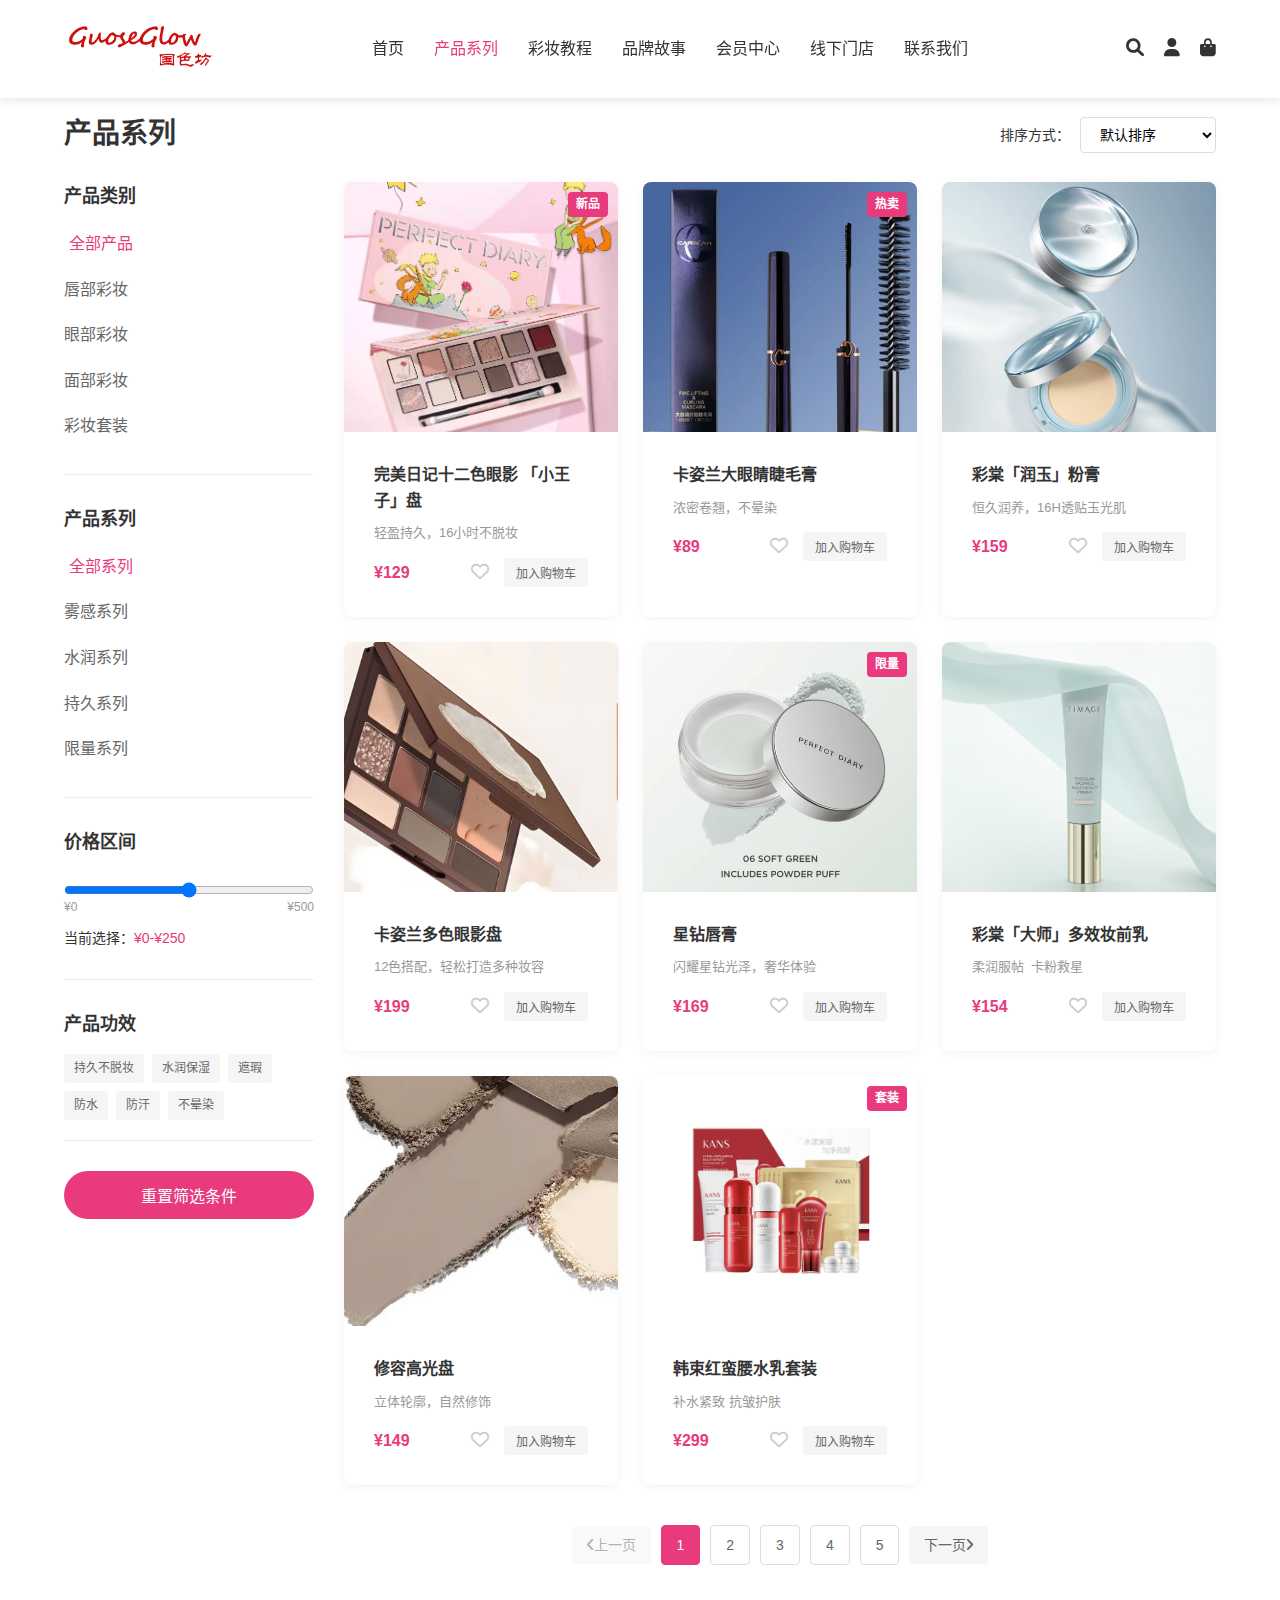
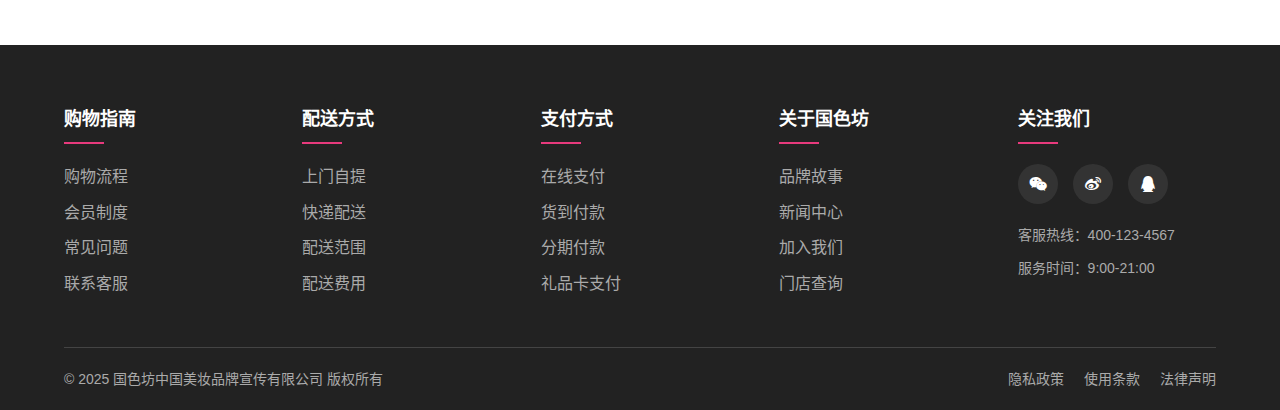
<file: products.html>
<!DOCTYPE html>
<html lang="zh-CN">
<head>
    <meta charset="UTF-8">
    <meta name="viewport" content="width=device-width, initial-scale=1.0">
    <title>产品系列 - 卡姿兰</title>
    <link href="css/style.css" type="text/css" rel="stylesheet">
    <link rel="stylesheet" href="https://cdnjs.cloudflare.com/ajax/libs/font-awesome/6.0.0-beta3/css/all.min.css">
</head>
<body>
    <!-- 顶部导航栏（与首页相同） -->
    <header class="header">
        <div class="container">
            <div class="logo">
                <a href="index.html"><img src= "images/logo2.png" alt="卡姿兰"></a>
            </div>
            <nav class="main-nav">
                <ul>
                    <li><a href="index.html">首页</a></li>
                    <li><a href="products.html" class="active">产品系列</a></li>
                    <li><a href="tutorials.html">彩妆教程</a></li>
                    <li><a href="about.html">品牌故事</a></li>
                    <li><a href="member.html">会员中心</a></li>
                    <li><a href="stores.html">线下门店</a></li>
					<li><a href="contact.html" >联系我们</a></li>
                </ul>
            </nav>
            <div class="header-icons">
                <a href="#"><i class="fas fa-search"></i></a>
                <a href="#"><i class="fas fa-user"></i></a>
                <a href="#"><i class="fas fa-shopping-bag"></i></a>
            </div>
        </div>
    </header>

    <!-- 产品页面包屑导航 -->
    <section class="breadcrumb">
        <div class="container">
            <ul>
                <li><a href="index.html">首页</a></li>
                <li><i class="fas fa-angle-right"></i></li>
                <li>产品系列</li>
            </ul>
        </div>
    </section>

    <!-- 产品分类筛选 -->
    <section class="product-filter">
        <div class="container">
            <div class="filter-header">
                <h1>产品系列</h1>
                <div class="filter-sort">
                    <label for="sort">排序方式：</label>
                    <select id="sort">
                        <option value="default">默认排序</option>
                        <option value="price-asc">价格从低到高</option>
                        <option value="price-desc">价格从高到低</option>
                        <option value="popular">人气最高</option>
                        <option value="newest">最新上市</option>
                    </select>
                </div>
            </div>
            
            <div class="filter-content">
                <aside class="filter-sidebar">
                    <div class="filter-group">
                        <h3>产品类别</h3>
                        <ul>
                            <li><a href="#" class="active">全部产品</a></li>
                            <li><a href="#">唇部彩妆</a></li>
                            <li><a href="#">眼部彩妆</a></li>
                            <li><a href="#">面部彩妆</a></li>
                            <li><a href="#">彩妆套装</a></li>
                        </ul>
                    </div>
                    
                    <div class="filter-group">
                        <h3>产品系列</h3>
                        <ul>
                            <li><a href="#" class="active">全部系列</a></li>
                            <li><a href="#">雾感系列</a></li>
                            <li><a href="#">水润系列</a></li>
                            <li><a href="#">持久系列</a></li>
                            <li><a href="#">限量系列</a></li>
                        </ul>
                    </div>
                    
                    <div class="filter-group">
                        <h3>价格区间</h3>
                        <div class="price-range">
                            <input type="range" min="0" max="500" value="250" class="slider" id="priceRange">
                            <div class="price-values">
                                <span>¥0</span>
                                <span>¥500</span>
                            </div>
                            <div class="selected-price">
                                当前选择：<span id="selectedPrice">¥0-¥250</span>
                            </div>
                        </div>
                    </div>
                    
                    <div class="filter-group">
                        <h3>产品功效</h3>
                        <div class="filter-tags">
                            <a href="#" class="tag">持久不脱妆</a>
                            <a href="#" class="tag">水润保湿</a>
                            <a href="#" class="tag">遮瑕</a>
                            <a href="#" class="tag">防水</a>
                            <a href="#" class="tag">防汗</a>
                            <a href="#" class="tag">不晕染</a>
                        </div>
                    </div>
                    
                    <button class="btn btn-block">重置筛选条件</button>
                </aside>
                
                <main class="product-list">
                    <div class="product-grid">
                        <!-- 产品卡片1 -->
                        <div class="product-card">
                            <div class="product-badge">新品</div>
                            <a href="product-detail.html">
                                <img src= "images/product-1.jpg" alt="眼影盘">
                            </a>
                            <div class="product-info">
                                <h3><a href="product-detail.html">完美日记十二色眼影 「小王子」盘</a></h3>
                                <p class="product-desc">轻盈持久，16小时不脱妆</p>
                                <div class="product-meta">
                                    <p class="product-price">¥129</p>
                                    <div class="product-actions">
                                        <button class="wishlist-btn"><i class="far fa-heart"></i></button>
                                        <button class="add-to-cart">加入购物车</button>
                                    </div>
                                </div>
                            </div>
                        </div>
                        
                        <!-- 产品卡片2 -->
                        <div class="product-card">
                            <div class="product-badge">热卖</div>
                            <a href="product-detail.html">
                                <img src="images/product-2.jpg" alt="大眼睛睫毛膏">
                            </a>
                            <div class="product-info">
                                <h3><a href="product-detail.html">卡姿兰大眼睛睫毛膏</a></h3>
                                <p class="product-desc">浓密卷翘，不晕染</p>
                                <div class="product-meta">
                                    <p class="product-price">¥89</p>
                                    <div class="product-actions">
                                        <button class="wishlist-btn"><i class="far fa-heart"></i></button>
                                        <button class="add-to-cart">加入购物车</button>
                                    </div>
                                </div>
                            </div>
                        </div>
                        
                        <!-- 产品卡片3 -->
                        <div class="product-card">
                            <a href="product-detail.html">
                                <img src="images/product-3.jpg" alt="水润气垫BB霜">
                            </a>
                            <div class="product-info">
                                <h3><a href="product-detail.html">彩棠「润玉」粉膏</a></h3>
                                <p class="product-desc">恒久润养，16H透贴玉光肌</p>
                                <div class="product-meta">
                                    <p class="product-price">¥159</p>
                                    <div class="product-actions">
                                        <button class="wishlist-btn"><i class="far fa-heart"></i></button>
                                        <button class="add-to-cart">加入购物车</button>
                                    </div>
                                </div>
                            </div>
                        </div>
                        
                        <!-- 产品卡片4 -->
                        <div class="product-card">
                            <a href="product-detail.html">
                                <img src="images/product-4.jpg" alt="多色眼影盘">
                            </a>
                            <div class="product-info">
                                <h3><a href="product-detail.html">卡姿兰多色眼影盘</a></h3>
                                <p class="product-desc">12色搭配，轻松打造多种妆容</p>
                                <div class="product-meta">
                                    <p class="product-price">¥199</p>
                                    <div class="product-actions">
                                        <button class="wishlist-btn"><i class="far fa-heart"></i></button>
                                        <button class="add-to-cart">加入购物车</button>
                                    </div>
                                </div>
                            </div>
                        </div>
                        
                        <!-- 产品卡片5 -->
                        <div class="product-card">
                            <div class="product-badge">限量</div>
                            <a href="product-detail.html">
                                <img src="images/product-5.jpg" alt="星钻唇膏">
                            </a>
                            <div class="product-info">
                                <h3><a href="product-detail.html">星钻唇膏</a></h3>
                                <p class="product-desc">闪耀星钻光泽，奢华体验</p>
                                <div class="product-meta">
                                    <p class="product-price">¥169</p>
                                    <div class="product-actions">
                                        <button class="wishlist-btn"><i class="far fa-heart"></i></button>
                                        <button class="add-to-cart">加入购物车</button>
                                    </div>
                                </div>
                            </div>
                        </div>
                        
                        <!-- 产品卡片6 -->
                        <div class="product-card">
                            <a href="product-detail.html">
                                <img src= "images/product-6.jpg" alt="妆前乳">
                            </a> 
                            <div class="product-info">
                                <h3><a href="product-detail.html">彩棠「大师」多效妆前乳</a></h3>
                                <p class="product-desc">柔润服帖&nbsp; 卡粉救星&nbsp;</p>
                                <div class="product-meta">
                                  <p class="product-price">¥154</p>
                                    <div class="product-actions">
                                        <button class="wishlist-btn"><i class="far fa-heart"></i></button>
                                        <button class="add-to-cart">加入购物车</button>
                                    </div>
                                </div>
                            </div>
                        </div>
                        
                        <!-- 产品卡片7 -->
                        <div class="product-card">
                            <a href="product-detail.html">
                                <img src="images/product-7.jpg" alt="修容高光盘">
                            </a>
                            <div class="product-info">
                                <h3><a href="product-detail.html">修容高光盘</a></h3>
                                <p class="product-desc">立体轮廓，自然修饰</p>
                                <div class="product-meta">
                                    <p class="product-price">¥149</p>
                                    <div class="product-actions">
                                        <button class="wishlist-btn"><i class="far fa-heart"></i></button>
                                        <button class="add-to-cart">加入购物车</button>
                                    </div>
                                </div>
                            </div>
                        </div>
                        
                        <!-- 产品卡片8 -->
                        <div class="product-card">
                            <div class="product-badge">套装</div>
                            <a href="product-detail.html">
                                <img src= "images/category-set.jpg" alt="补水套装">
                            </a>
                            <div class="product-info">
                                <h3><a href="product-detail.html">韩束红蛮腰水乳套装</a></h3>
                                <p class="product-desc">补水紧致 抗皱护肤</p>
                                <div class="product-meta">
                                    <p class="product-price">¥299</p>
                                    <div class="product-actions">
                                        <button class="wishlist-btn"><i class="far fa-heart"></i></button>
                                        <button class="add-to-cart">加入购物车</button>
                                    </div>
                                </div>
                            </div>
                        </div>
                    </div>
                    
                    <!-- 分页导航 -->
                    <div class="pagination">
                        <a href="#" class="page-nav disabled"><i class="fas fa-angle-left"></i> 上一页</a>
                        <a href="#" class="page-number active">1</a>
                        <a href="#" class="page-number">2</a>
                        <a href="#" class="page-number">3</a>
                        <a href="#" class="page-number">4</a>
                        <a href="#" class="page-number">5</a>
                        <a href="#" class="page-nav">下一页 <i class="fas fa-angle-right"></i></a>
                    </div>
                </main>
            </div>
        </div>
    </section>

    <!-- 页脚（与首页相同） -->
    <footer class="footer">
        <div class="container">
            <div class="footer-grid">
                <div class="footer-col">
                    <h4>购物指南</h4>
                    <ul>
                        <li><a href="#">购物流程</a></li>
                        <li><a href="#">会员制度</a></li>
                        <li><a href="#">常见问题</a></li>
                        <li><a href="#">联系客服</a></li>
                    </ul>
                </div>
                <div class="footer-col">
                    <h4>配送方式</h4>
                    <ul>
                        <li><a href="#">上门自提</a></li>
                        <li><a href="#">快递配送</a></li>
                        <li><a href="#">配送范围</a></li>
                        <li><a href="#">配送费用</a></li>
                    </ul>
                </div>
                <div class="footer-col">
                    <h4>支付方式</h4>
                    <ul>
                        <li><a href="#">在线支付</a></li>
                        <li><a href="#">货到付款</a></li>
                        <li><a href="#">分期付款</a></li>
                        <li><a href="#">礼品卡支付</a></li>
                    </ul>
                </div>
                <div class="footer-col">
                    <h4>关于国色坊</h4>
                    <ul>
                      <li><a href="#">品牌故事</a></li>
                        <li><a href="#">新闻中心</a></li>
                        <li><a href="#">加入我们</a></li>
                        <li><a href="#">门店查询</a></li>
                    </ul>
                </div>
                <div class="footer-col">
                    <h4>关注我们</h4>
                    <div class="social-links">
                        <a href="#"><i class="fab fa-weixin"></i></a>
                        <a href="#"><i class="fab fa-weibo"></i></a>
                        <a href="#"><i class="fab fa-qq"></i></a>

                    </div>
                    <div class="contact-info">
                        <p>客服热线：400-123-4567</p>
                        <p>服务时间：9:00-21:00</p>
                    </div>
                </div>
            </div>
            <div class="footer-bottom">
                <p>© 2025 国色坊中国美妆品牌宣传有限公司  版权所有</p>
                <div class="legal-links">
                    <a href="#">隐私政策</a>
                    <a href="#">使用条款</a>
                    <a href="#">法律声明</a>
                </div>
            </div>
        </div>
    </footer>

   
</body>
</html>
</file>
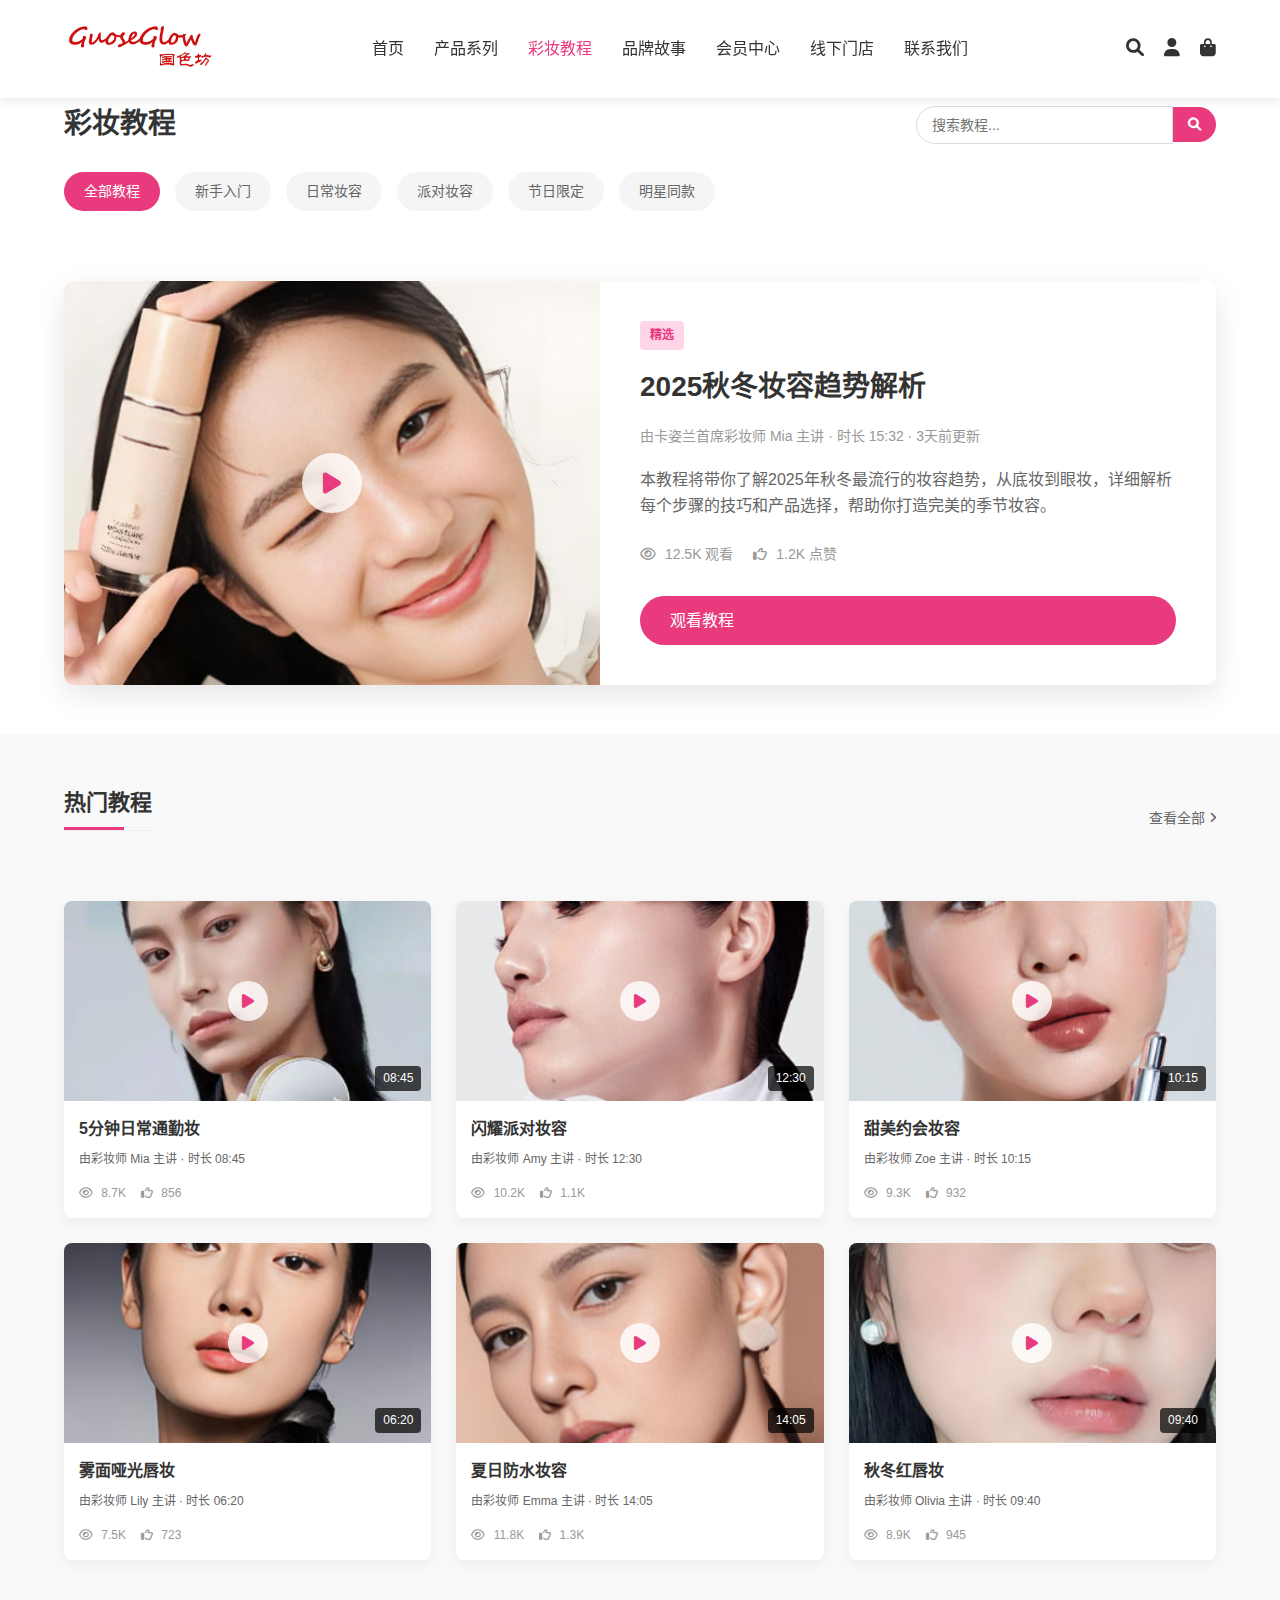
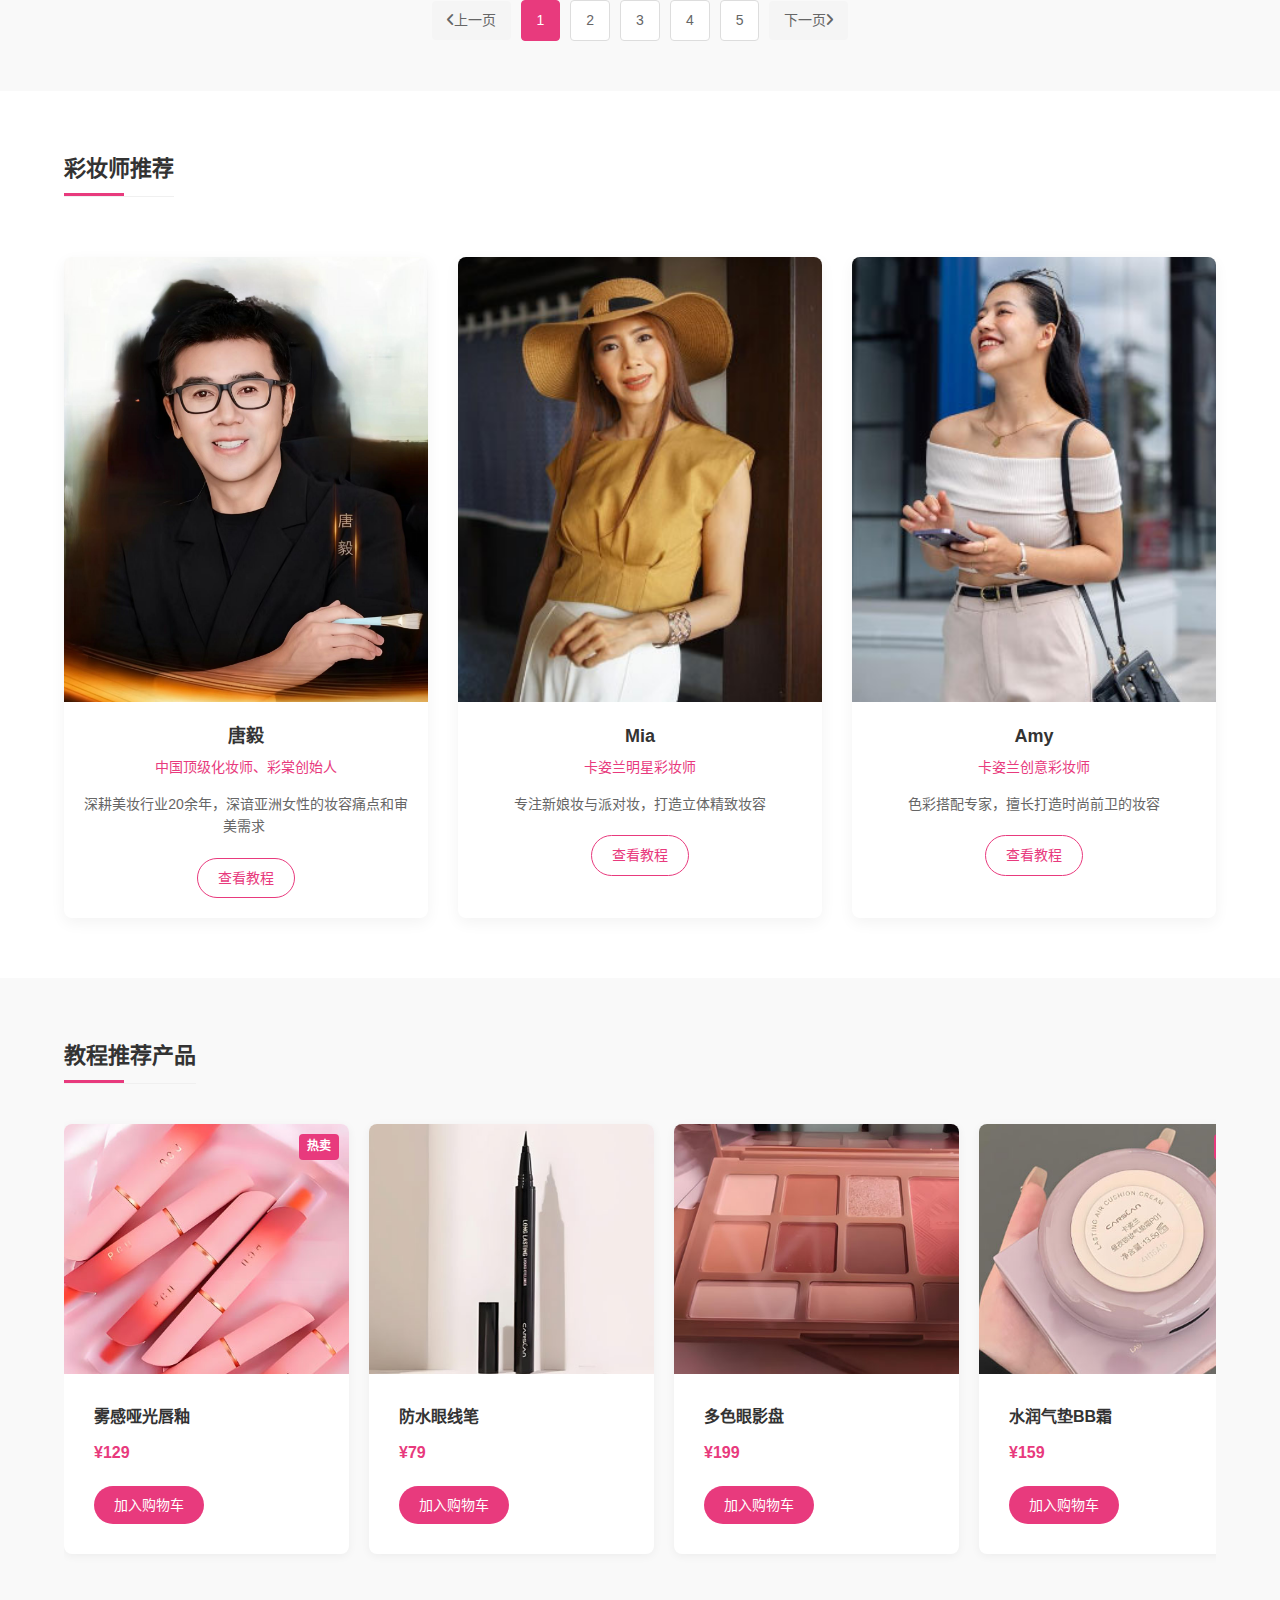
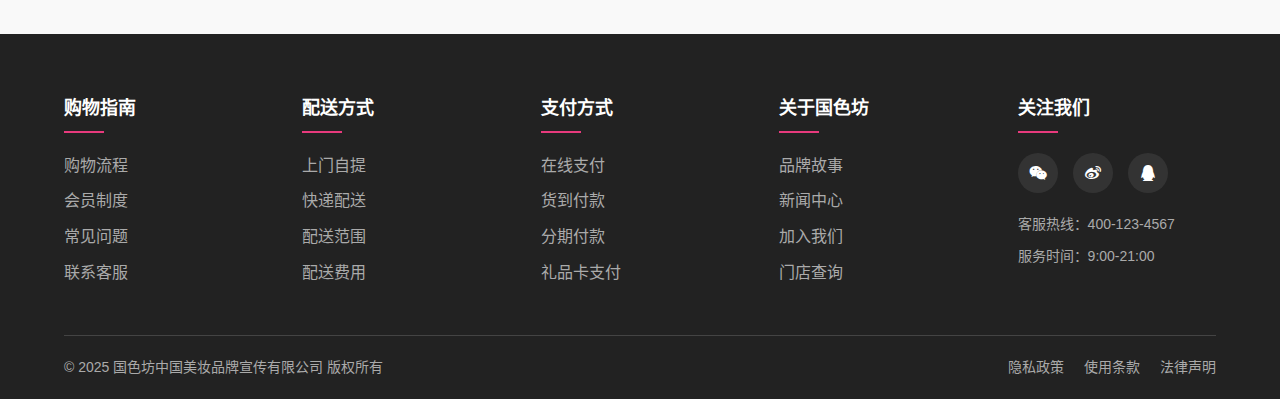
<file: tutorials.html>
<!DOCTYPE html>
<html lang="zh-CN">
<head>
    <meta charset="UTF-8">
    <meta name="viewport" content="width=device-width, initial-scale=1.0">
    <title>彩妆教程 - 卡姿兰</title>
    <link href="css/style.css" type="text/css" rel="stylesheet">
    <link rel="stylesheet" href="https://cdnjs.cloudflare.com/ajax/libs/font-awesome/6.0.0-beta3/css/all.min.css">
</head>
<body>
    <!-- 顶部导航栏（与首页相同） -->
    <header class="header">
        <div class="container">
            <div class="logo">
                <a href="index.html"><img src= "images/logo2.png" alt="卡姿兰"></a>
            </div>
            <nav class="main-nav">
                <ul>
                    <li><a href="index.html">首页</a></li>
                    <li><a href="products.html">产品系列</a></li>
                    <li><a href="tutorials.html" class="active">彩妆教程</a></li>
                    <li><a href="about.html">品牌故事</a></li>
                    <li><a href="member.html">会员中心</a></li>
                    <li><a href="stores.html">线下门店</a></li>
					<li><a href="contact.html" >联系我们</a></li>
                </ul>
            </nav>
            <div class="header-icons">
                <a href="#"><i class="fas fa-search"></i></a>
                <a href="#"><i class="fas fa-user"></i></a>
                <a href="#"><i class="fas fa-shopping-bag"></i></a>
            </div>
        </div>
    </header>

    <!-- 面包屑导航 -->
    <section class="breadcrumb">
        <div class="container">
            <ul>
                <li><a href="index.html">首页</a></li>
                <li><i class="fas fa-angle-right"></i></li>
                <li>彩妆教程</li>
            </ul>
        </div>
    </section>

    <!-- 教程分类筛选 -->
    <section class="tutorial-filter">
        <div class="container">
            <div class="filter-header">
                <h1>彩妆教程</h1>
                <div class="filter-search">
                    <input type="text" placeholder="搜索教程...">
                    <button><i class="fas fa-search"></i></button>
                </div>
            </div>
            
            <div class="filter-tabs">
                <a href="#" class="tab active">全部教程</a>
                <a href="#" class="tab">新手入门</a>
                <a href="#" class="tab">日常妆容</a>
                <a href="#" class="tab">派对妆容</a>
                <a href="#" class="tab">节日限定</a>
                <a href="#" class="tab">明星同款</a>
            </div>
        </div>
    </section>

    <!-- 精选教程 -->
    <section class="featured-tutorial">
        <div class="container">
            <div class="featured-card">
                <div class="featured-image">
                    <img src="images/featured-tutorial.jpg" alt="2025秋冬妆容趋势">
                    <div class="play-button">
                        <i class="fas fa-play"></i>
                    </div>
                </div>
                <div class="featured-content">
                    <span class="badge">精选</span>
                    <h2>2025秋冬妆容趋势解析</h2>
                    <p class="meta">由卡姿兰首席彩妆师 Mia 主讲 · 时长 15:32 · 3天前更新</p>
                    <p class="excerpt">本教程将带你了解2025年秋冬最流行的妆容趋势，从底妆到眼妆，详细解析每个步骤的技巧和产品选择，帮助你打造完美的季节妆容。</p>
                    <div class="stats">
                        <span><i class="far fa-eye"></i> 12.5K 观看</span>
                        <span><i class="far fa-thumbs-up"></i> 1.2K 点赞</span>
                    </div>
                    <a href="tutorial-detail.html" class="btn">观看教程</a>
                </div>
            </div>
        </div>
    </section>

    <!-- 教程列表 -->
    <section class="tutorial-list">
        <div class="container">
            <div class="section-header">
                <h2 class="section-title">热门教程</h2>
                <a href="#" class="view-all">查看全部 <i class="fas fa-angle-right"></i></a>
            </div>
            
            <div class="tutorial-grid">
                <!-- 教程卡片1 -->
                <div class="tutorial-card">
                    <div class="tutorial-image">
                        <img src="images/tutorial-1.jpg" alt="5分钟日常通勤妆">
                        <div class="play-button">
                            <i class="fas fa-play"></i>
                        </div>
                        <span class="duration">08:45</span>
                    </div>
                    <div class="tutorial-info">
                        <h3><a href="tutorial-detail.html">5分钟日常通勤妆</a></h3>
                        <p class="meta">由彩妆师 Mia 主讲 · 时长 08:45</p>
                        <div class="stats">
                            <span><i class="far fa-eye"></i> 8.7K</span>
                            <span><i class="far fa-thumbs-up"></i> 856</span>
                        </div>
                    </div>
                </div>
                
                <!-- 教程卡片2 -->
                <div class="tutorial-card">
                    <div class="tutorial-image">
                        <img src="images/tutorial-2.jpg" alt="闪耀派对妆容">
                        <div class="play-button">
                            <i class="fas fa-play"></i>
                        </div>
                        <span class="duration">12:30</span>
                    </div>
                    <div class="tutorial-info">
                        <h3><a href="tutorial-detail.html">闪耀派对妆容</a></h3>
                        <p class="meta">由彩妆师 Amy 主讲 · 时长 12:30</p>
                        <div class="stats">
                            <span><i class="far fa-eye"></i> 10.2K</span>
                            <span><i class="far fa-thumbs-up"></i> 1.1K</span>
                        </div>
                    </div>
                </div>
                
                <!-- 教程卡片3 -->
                <div class="tutorial-card">
                    <div class="tutorial-image">
                        <img src="images/tutorial-3.jpg" alt="甜美约会妆容">
                        <div class="play-button">
                            <i class="fas fa-play"></i>
                        </div>
                        <span class="duration">10:15</span>
                    </div>
                    <div class="tutorial-info">
                        <h3><a href="tutorial-detail.html">甜美约会妆容</a></h3>
                        <p class="meta">由彩妆师 Zoe 主讲 · 时长 10:15</p>
                        <div class="stats">
                            <span><i class="far fa-eye"></i> 9.3K</span>
                            <span><i class="far fa-thumbs-up"></i> 932</span>
                        </div>
                    </div>
                </div>
                
                <!-- 教程卡片4 -->
                <div class="tutorial-card">
                    <div class="tutorial-image">
                        <img src="images/tutorial-4.jpg" alt="雾面哑光唇妆">
                        <div class="play-button">
                            <i class="fas fa-play"></i>
                        </div>
                        <span class="duration">06:20</span>
                    </div>
                    <div class="tutorial-info">
                        <h3><a href="tutorial-detail.html">雾面哑光唇妆</a></h3>
                        <p class="meta">由彩妆师 Lily 主讲 · 时长 06:20</p>
                        <div class="stats">
                            <span><i class="far fa-eye"></i> 7.5K</span>
                            <span><i class="far fa-thumbs-up"></i> 723</span>
                        </div>
                    </div>
                </div>
                
                <!-- 教程卡片5 -->
                <div class="tutorial-card">
                    <div class="tutorial-image">
                        <img src="images/tutorial-5.jpg" alt="夏日防水妆容">
                        <div class="play-button">
                            <i class="fas fa-play"></i>
                        </div>
                        <span class="duration">14:05</span>
                    </div>
                    <div class="tutorial-info">
                        <h3><a href="tutorial-detail.html">夏日防水妆容</a></h3>
                        <p class="meta">由彩妆师 Emma 主讲 · 时长 14:05</p>
                        <div class="stats">
                            <span><i class="far fa-eye"></i> 11.8K</span>
                            <span><i class="far fa-thumbs-up"></i> 1.3K</span>
                        </div>
                    </div>
                </div>
                
                <!-- 教程卡片6 -->
                <div class="tutorial-card">
                    <div class="tutorial-image">
                        <img src="images/tutorial-6.jpg" alt="秋冬红唇妆">
                        <div class="play-button">
                            <i class="fas fa-play"></i>
                        </div>
                        <span class="duration">09:40</span>
                    </div>
                    <div class="tutorial-info">
                        <h3><a href="tutorial-detail.html">秋冬红唇妆</a></h3>
                        <p class="meta">由彩妆师 Olivia 主讲 · 时长 09:40</p>
                        <div class="stats">
                            <span><i class="far fa-eye"></i> 8.9K</span>
                            <span><i class="far fa-thumbs-up"></i> 945</span>
                        </div>
                    </div>
                </div>
            </div>
            
            <!-- 分页导航 -->
            <div class="pagination">
                <a href="#" class="page-nav"><i class="fas fa-angle-left"></i> 上一页</a>
                <a href="#" class="page-number active">1</a>
                <a href="#" class="page-number">2</a>
                <a href="#" class="page-number">3</a>
                <a href="#" class="page-number">4</a>
                <a href="#" class="page-number">5</a>
                <a href="#" class="page-nav">下一页 <i class="fas fa-angle-right"></i></a>
            </div>
        </div>
    </section>

    <!-- 彩妆师推荐 -->
    <section class="artist-recommend">
        <div class="container">
            <h2 class="section-title">彩妆师推荐</h2>
            <div class="artist-grid">
                <!-- 彩妆师1 -->
                <div class="artist-card">
                    <div class="artist-image">
                        <img src= "images/artist-1.jpg" alt="Lisa 彩妆师">
                    </div>
                    <div class="artist-info">
                        <h3>唐毅</h3>
                        <p class="title">中国顶级化妆师、彩棠创始人</p>
                        <p class="bio">深耕美妆行业20余年，深谙亚洲女性的妆容痛点和审美需求&nbsp;</p>
                        <a href="#" class="btn btn-outline btn-small">查看教程</a>
                    </div>
                </div>
                
                <!-- 彩妆师2 -->
                <div class="artist-card">
                    <div class="artist-image">
                        <img src="images/artist-2.jpg" alt="Mia 彩妆师">
                    </div>
                    <div class="artist-info">
                        <h3>Mia</h3>
                        <p class="title">卡姿兰明星彩妆师</p>
                        <p class="bio">专注新娘妆与派对妆，打造立体精致妆容</p>
                        <a href="#" class="btn btn-outline btn-small">查看教程</a>
                    </div>
                </div>
                
                <!-- 彩妆师3 -->
                <div class="artist-card">
                    <div class="artist-image">
                        <img src="images/artist-3.jpg" alt="Amy 彩妆师">
                    </div>
                    <div class="artist-info">
                        <h3>Amy</h3>
                        <p class="title">卡姿兰创意彩妆师</p>
                        <p class="bio">色彩搭配专家，擅长打造时尚前卫的妆容</p>
                        <a href="#" class="btn btn-outline btn-small">查看教程</a>
                    </div>
                </div>
            </div>
        </div>
    </section>

    <!-- 产品搭配推荐 -->
    <section class="product-recommend">
        <div class="container">
            <h2 class="section-title">教程推荐产品</h2>
            <div class="products-slider">
                <div class="product-slide">
                    <div class="product-card">
                        <div class="product-badge">热卖</div>
                        <a href="product-detail.html">
                            <img src="images/recommend-1.jpg" alt="雾感哑光唇釉">
                        </a>
                        <div class="product-info">
                            <h3><a href="product-detail.html">雾感哑光唇釉</a></h3>
                            <p class="product-price">¥129</p>
                            <a href="#" class="btn btn-small">加入购物车</a>
                        </div>
                    </div>
                </div>
                
                <div class="product-slide">
                    <div class="product-card">
                        <a href="product-detail.html">
                            <img src="images/recommend-2.jpg" alt="防水眼线笔">
                        </a>
                        <div class="product-info">
                            <h3><a href="product-detail.html">防水眼线笔</a></h3>
                            <p class="product-price">¥79</p>
                            <a href="#" class="btn btn-small">加入购物车</a>
                        </div>
                    </div>
                </div>
                
                <div class="product-slide">
                    <div class="product-card">
                        <a href="product-detail.html">
                            <img src="images/recommend-3.jpg" alt="多色眼影盘">
                        </a>
                        <div class="product-info">
                            <h3><a href="product-detail.html">多色眼影盘</a></h3>
                            <p class="product-price">¥199</p>
                            <a href="#" class="btn btn-small">加入购物车</a>
                        </div>
                    </div>
                </div>
                
                <div class="product-slide">
                    <div class="product-card">
                        <div class="product-badge">新品</div>
                        <a href="product-detail.html">
                            <img src="images/recommend-4.jpg" alt="水润气垫BB霜">
                        </a>
                        <div class="product-info">
                            <h3><a href="product-detail.html">水润气垫BB霜</a></h3>
                            <p class="product-price">¥159</p>
                            <a href="#" class="btn btn-small">加入购物车</a>
                        </div>
                    </div>
                </div>
            </div>
        </div>
    </section>

    <!-- 页脚（与首页相同） -->
    <footer class="footer">
        <div class="container">
            <div class="footer-grid">
                <div class="footer-col">
                    <h4>购物指南</h4>
                    <ul>
                        <li><a href="#">购物流程</a></li>
                        <li><a href="#">会员制度</a></li>
                        <li><a href="#">常见问题</a></li>
                        <li><a href="#">联系客服</a></li>
                    </ul>
                </div>
                <div class="footer-col">
                    <h4>配送方式</h4>
                    <ul>
                        <li><a href="#">上门自提</a></li>
                        <li><a href="#">快递配送</a></li>
                        <li><a href="#">配送范围</a></li>
                        <li><a href="#">配送费用</a></li>
                    </ul>
                </div>
                <div class="footer-col">
                    <h4>支付方式</h4>
                    <ul>
                        <li><a href="#">在线支付</a></li>
                        <li><a href="#">货到付款</a></li>
                        <li><a href="#">分期付款</a></li>
                        <li><a href="#">礼品卡支付</a></li>
                    </ul>
                </div>
                <div class="footer-col">
                    <h4>关于国色坊</h4>
                    <ul>
                      <li><a href="#">品牌故事</a></li>
                        <li><a href="#">新闻中心</a></li>
                        <li><a href="#">加入我们</a></li>
                        <li><a href="#">门店查询</a></li>
                    </ul>
                </div>
                <div class="footer-col">
                    <h4>关注我们</h4>
                    <div class="social-links">
                        <a href="#"><i class="fab fa-weixin"></i></a>
                        <a href="#"><i class="fab fa-weibo"></i></a>
                        <a href="#"><i class="fab fa-qq"></i></a>
 
                    </div>
                    <div class="contact-info">
                        <p>客服热线：400-123-4567</p>
                        <p>服务时间：9:00-21:00</p>
                    </div>
                </div>
            </div>
            <div class="footer-bottom">
                <p>© 2025 国色坊中国美妆品牌宣传有限公司  版权所有</p>
                <div class="legal-links">
                    <a href="#">隐私政策</a>
                    <a href="#">使用条款</a>
                    <a href="#">法律声明</a>
                </div>
            </div>
        </div>
    </footer>

   
</body>
</html>
</file>
<file: css/style.css>
/* 基础样式重置 */
* {
	margin: 0;
	padding: 0;
	box-sizing: border-box;
}
body {
	font-family: 'PingFang SC', 'Microsoft YaHei', sans-serif;
	color: #333;
	line-height: 1.6;
}
a {
	text-decoration: none;
	color: inherit;
}
ul {
	list-style: none;
}
img {
	max-width: 100%;
	height: auto;
}
.container {
	width: 90%;
	max-width: 1200px;
	margin: 0 auto;
}
.text-center {
	text-align: center;
}
/* 按钮样式 */
.btn {
	display: inline-block;
	padding: 12px 30px;
	background-color: #e83a7d;
	color: white;
	border: none;
	border-radius: 30px;
	font-size: 16px;
	font-weight: 500;
	cursor: pointer;
	transition: all 0.3s ease;
}
.btn:hover {
	background-color: #c52a6a;
	transform: translateY(-2px);
}
.btn-outline {
	background-color: transparent;
	border: 2px solid #e83a7d;
	color: #e83a7d;
}
.btn-outline:hover {
	background-color: #e83a7d;
	color: white;
}
.btn-small {
	padding: 8px 20px;
	font-size: 14px;
}
/* 头部样式 */
.header {
	background-color: white;
	box-shadow: 0 2px 10px rgba(0, 0, 0, 0.1);
	position: fixed;
	width: 100%;
	top: 0;
	z-index: 1000;
	padding: 15px 0;
}
.header .container {
	display: flex;
	justify-content: space-between;
	align-items: center;
}
.logo img {
	width:auto;
	height: 60px;
}
.main-nav ul {
	display: flex;
}
.main-nav li {
	margin: 0 15px;
}
.main-nav a {
	font-size: 16px;
	font-weight: 500;
	color: #333;
	transition: color 0.3s;
}
.main-nav a:hover, .main-nav a.active {
	color: #e83a7d;
}
.header-icons {
	display: flex;
	gap: 20px;
}
.header-icons a {
	font-size: 18px;
	color: #333;
	transition: color 0.3s;
}
.header-icons a:hover {
	color: #e83a7d;
}
/* 产品分类 */
.section-title {
	font-size: 32px;
	text-align: center;
	margin-bottom: 50px;
	color: #333;
	position: relative;
}
.section-title::after {
	content: '';
	display: block;
	width: 60px;
	height: 3px;
	background-color: #e83a7d;
	margin: 15px auto 0;
}
.product-categories {
	padding: 80px 0;
}
.categories-grid {
	display: grid;
	grid-template-columns: repeat(4, 1fr);
	gap: 20px;
}
.category-item {
	position: relative;
	overflow: hidden;
	border-radius: 8px;
	transition: transform 0.3s;
}
.category-item:hover {
	transform: translateY(-10px);
}
.category-item img {
	width: 100%;
	height: 300px;
	object-fit: cover;
	transition: transform 0.5s;
}
.category-item:hover img {
	transform: scale(1.05);
}
.category-item h3 {
	position: absolute;
	bottom: 60px;
	left: 20px;
	color: white;
	font-size: 24px;
	text-shadow: 1px 1px 3px rgba(0, 0, 0, 0.5);
}
.category-link {
	position: absolute;
	bottom: 20px;
	left: 20px;
	color: white;
	font-size: 16px;
	display: flex;
	align-items: center;
	text-shadow: 1px 1px 2px rgba(0, 0, 0, 0.5);
}
.category-link i {
	margin-left: 5px;
	transition: transform 0.3s;
}
.category-item:hover .category-link i {
	transform: translateX(5px);
}
/* 新品推荐 */
.new-arrivals {
	padding: 80px 0;
	background-color: #f9f9f9;
}
.products-grid {
	display: grid;
	grid-template-columns: repeat(4, 1fr);
	gap: 25px;
	margin-bottom: 40px;
}
.product-card {
	background-color: white;
	border-radius: 8px;
	overflow: hidden;
	box-shadow: 0 5px 15px rgba(0, 0, 0, 0.1);
	transition: transform 0.3s, box-shadow 0.3s;
	position: relative;
	padding-bottom: 20px;
}
.product-card:hover {
	transform: translateY(-10px);
	box-shadow: 0 15px 30px rgba(0, 0, 0, 0.15);
}
.product-badge {
	position: absolute;
	top: 10px;
	right: 10px;
	background-color: #e83a7d;
	color: white;
	padding: 5px 10px;
	border-radius: 4px;
	font-size: 12px;
	font-weight: bold;
}
.product-card img {
	width: 100%;
	height: 250px;
	object-fit: cover;
}
.product-card h3 {
	font-size: 18px;
	margin: 15px 15px 5px;
}
.product-desc {
	font-size: 14px;
	color: #666;
	margin: 0 15px 10px;
}
.product-price {
	font-size: 20px;
	font-weight: bold;
	color: #e83a7d;
	margin: 0 15px 15px;
}
.product-card .btn-small {
	margin: 0 15px;
}
/* 品牌故事 */
.brand-story {
	padding: 80px 0;
}
.brand-story .container {
	display: flex;
	align-items: center;
	gap: 50px;
}
.story-content {
	flex: 1;
}
.story-image {
	flex: 1;
	border-radius: 8px;
	overflow: hidden;
	box-shadow: 0 10px 30px rgba(0, 0, 0, 0.1);
}
.story-image img {
	width: 100%;
	height: auto;
	display: block;
}
.brand-story p {
	margin-bottom: 20px;
	font-size: 16px;
	line-height: 1.8;
}
/* 美妆教程 */
.tutorials {
	padding: 80px 0;
	background-color: #f9f9f9;
}
.tutorials-grid {
	display: grid;
	grid-template-columns: repeat(3, 1fr);
	gap: 25px;
}
.tutorial-card {
	background-color: white;
	border-radius: 8px;
	overflow: hidden;
	box-shadow: 0 5px 15px rgba(0, 0, 0, 0.1);
	transition: transform 0.3s;
}
.tutorial-card:hover {
	transform: translateY(-10px);
}
.tutorial-card img {
	width: 100%;
	height: 250px;
	object-fit: cover;
}
.tutorial-info {
	padding: 20px;
}
.tutorial-info h3 {
	font-size: 18px;
	margin-bottom: 10px;
}
.tutorial-info p {
	font-size: 14px;
	color: #666;
	margin-bottom: 15px;
}
.tutorial-link {
	color: #e83a7d;
	font-weight: 500;
	display: flex;
	align-items: center;
}
.tutorial-link i {
	margin-left: 5px;
	transition: transform 0.3s;
}
.tutorial-card:hover .tutorial-link i {
	transform: translateX(5px);
}
/* 会员专享 */
.membership {
	padding: 100px 0;
	background: linear-gradient(135deg, #ff7eb3, #e83a7d);
	color: white;
	text-align: center;
}
.membership h2 {
	font-size: 36px;
	margin-bottom: 20px;
}
.membership p {
	font-size: 18px;
	margin-bottom: 40px;
	max-width: 600px;
	margin-left: auto;
	margin-right: auto;
}
.benefits {
	display: flex;
	justify-content: center;
	gap: 40px;
	margin-bottom: 40px;
	flex-wrap: wrap;
}
.benefit-item {
	display: flex;
	flex-direction: column;
	align-items: center;
	gap: 10px;
}
.benefit-item i {
	font-size: 30px;
	margin-bottom: 10px;
}
/* 页脚样式 */
.footer {
	background-color: #222;
	color: #aaa;
	padding: 60px 0 0;
}
.footer-grid {
	display: grid;
	grid-template-columns: repeat(5, 1fr);
	gap: 40px;
	margin-bottom: 40px;
}
.footer-col h4 {
	color: white;
	font-size: 18px;
	margin-bottom: 20px;
	position: relative;
	padding-bottom: 10px;
}
.footer-col h4::after {
	content: '';
	position: absolute;
	left: 0;
	bottom: 0;
	width: 40px;
	height: 2px;
	background-color: #e83a7d;
}
.footer-col ul li {
	margin-bottom: 10px;
}
.footer-col ul a {
	transition: color 0.3s;
}
.footer-col ul a:hover {
	color: white;
}
.social-links {
	display: flex;
	gap: 15px;
	margin-bottom: 20px;
}
.social-links a {
	display: inline-flex;
	align-items: center;
	justify-content: center;
	width: 40px;
	height: 40px;
	background-color: #333;
	border-radius: 50%;
	color: white;
	transition: background-color 0.3s;
}
.social-links a:hover {
	background-color: #e83a7d;
}
.contact-info p {
	margin-bottom: 10px;
	font-size: 14px;
}
.footer-bottom {
	border-top: 1px solid #444;
	padding: 20px 0;
	display: flex;
	justify-content: space-between;
	align-items: center;
	font-size: 14px;
}
.legal-links {
	display: flex;
	gap: 20px;
}
.legal-links a {
	transition: color 0.3s;
}
.legal-links a:hover {
	color: white;
}
/* 产品列表页特定样式 */
.breadcrumb {
	padding: 20px 0;
	background-color: #f9f9f9;
}
.breadcrumb ul {
	display: flex;
	align-items: center;
	font-size: 14px;
}
.breadcrumb li {
	margin-right: 10px;
	display: flex;
	align-items: center;
}
.breadcrumb a {
	color: #666;
	transition: color 0.3s;
}
.breadcrumb a:hover {
	color: #e83a7d;
}
.breadcrumb i {
	font-size: 12px;
	color: #999;
	margin-right: 10px;
}
/* 产品筛选区域 */
.product-filter {
	padding: 50px 0 80px;
}
.filter-header {
	display: flex;
	justify-content: space-between;
	align-items: center;
	margin-bottom: 30px;
}
.filter-header h1 {
	font-size: 28px;
	color: #333;
}
.filter-sort {
	display: flex;
	align-items: center;
}
.filter-sort label {
	margin-right: 10px;
	font-size: 14px;
}
.filter-sort select {
	padding: 8px 15px;
	border: 1px solid #ddd;
	border-radius: 4px;
	background-color: white;
	font-size: 14px;
	cursor: pointer;
}
.filter-content {
	display: flex;
	gap: 30px;
}
.filter-sidebar {
	width: 250px;
	flex-shrink: 0;
}
.filter-group {
	margin-bottom: 30px;
	padding-bottom: 20px;
	border-bottom: 1px solid #eee;
}
.filter-group h3 {
	font-size: 18px;
	margin-bottom: 15px;
	color: #333;
}
.filter-group ul li {
	margin-bottom: 10px;
}
.filter-group ul a {
	display: block;
	padding: 5px 0;
	color: #666;
	transition: all 0.3s;
}
.filter-group ul a:hover, .filter-group ul a.active {
	color: #e83a7d;
	padding-left: 5px;
}
.filter-group ul a.active {
	font-weight: 500;
}
.price-range {
	padding: 10px 0;
}

.price-values {
	display: flex;
	justify-content: space-between;
	font-size: 12px;
	color: #999;
}
.selected-price {
	margin-top: 10px;
	font-size: 14px;
}
.selected-price span {
	color: #e83a7d;
	font-weight: 500;
}
.filter-tags {
	display: flex;
	flex-wrap: wrap;
	gap: 8px;
}
.tag {
	display: inline-block;
	padding: 5px 10px;
	background-color: #f5f5f5;
	border-radius: 4px;
	font-size: 12px;
	color: #666;
	transition: all 0.3s;
}
.tag:hover {
	background-color: #e83a7d;
	color: white;
}
.btn-block {
	display: block;
	width: 100%;
	text-align: center;
}
/* 产品列表 */
.product-list {
	flex: 1;
}
.product-grid {
	display: grid;
	grid-template-columns: repeat(3, 1fr);
	gap: 25px;
	margin-bottom: 40px;
}
.product-card {
	background-color: white;
	border-radius: 8px;
	overflow: hidden;
	box-shadow: 0 3px 10px rgba(0, 0, 0, 0.05);
	transition: all 0.3s;
	position: relative;
}
.product-card:hover {
	transform: translateY(-5px);
	box-shadow: 0 10px 20px rgba(0, 0, 0, 0.1);
}
.product-badge {
	position: absolute;
	top: 10px;
	right: 10px;
	background-color: #e83a7d;
	color: white;
	padding: 3px 8px;
	border-radius: 4px;
	font-size: 12px;
	font-weight: bold;
	z-index: 1;
}
.product-card img {
	width: 100%;
	height: 280px;
	object-fit: cover;
	display: block;
}
.product-info {
	padding: 15px;
}
.product-info h3 {
	font-size: 16px;
	margin-bottom: 8px;
}
.product-info h3 a {
	color: #333;
	transition: color 0.3s;
}
.product-info h3 a:hover {
	color: #e83a7d;
}
.product-desc {
	font-size: 13px;
	color: #999;
	margin-bottom: 15px;
	line-height: 1.5;
}
.product-meta {
	display: flex;
	justify-content: space-between;
	align-items: center;
}
.product-price {
	font-size: 18px;
	font-weight: bold;
	color: #e83a7d;
}
.product-actions {
	display: flex;
	align-items: center;
	gap: 10px;
}
.wishlist-btn {
	background: none;
	border: none;
	font-size: 18px;
	color: #ccc;
	cursor: pointer;
	transition: color 0.3s;
}
.wishlist-btn:hover {
	color: #e83a7d;
}
.add-to-cart {
	padding: 6px 12px;
	background-color: #f5f5f5;
	border: none;
	border-radius: 4px;
	font-size: 12px;
	color: #666;
	cursor: pointer;
	transition: all 0.3s;
}
.add-to-cart:hover {
	background-color: #e83a7d;
	color: white;
}
/* 分页 */
.pagination {
	display: flex;
	justify-content: center;
	align-items: center;
	gap: 10px;
	margin-top: 40px;
}
.page-nav, .page-number {
	display: inline-flex;
	align-items: center;
	justify-content: center;
	padding: 8px 15px;
	border-radius: 4px;
	font-size: 14px;
	transition: all 0.3s;
}
.page-nav {
	background-color: #f5f5f5;
	color: #666;
}
.page-nav.disabled {
	opacity: 0.5;
	cursor: not-allowed;
}
.page-nav:not(.disabled):hover {
	background-color: #e83a7d;
	color: white;
}
.page-number {
	min-width: 36px;
	background-color: white;
	color: #666;
	border: 1px solid #ddd;
}
.page-number:hover, .page-number.active {
	background-color: #e83a7d;
	color: white;
	border-color: #e83a7d;
}
/* 彩妆教程页特定样式 */

/* 教程筛选区域 */
.tutorial-filter {
	padding: 40px 0 30px;
}
.filter-header {
	display: flex;
	justify-content: space-between;
	align-items: center;
	margin-bottom: 25px;
}
.filter-header h1 {
	font-size: 28px;
	color: #333;
}
.filter-search {
	display: flex;
	align-items: center;
	width: 300px;
}
.filter-search input {
	flex: 1;
	padding: 10px 15px;
	border: 1px solid #ddd;
	border-radius: 30px 0 0 30px;
	font-size: 14px;
	outline: none;
}
.filter-search button {
	padding: 10px 15px;
	background-color: #e83a7d;
	color: white;
	border: none;
	border-radius: 0 30px 30px 0;
	cursor: pointer;
	transition: background-color 0.3s;
}
.filter-search button:hover {
	background-color: #c52a6a;
}
.filter-tabs {
	display: flex;
	gap: 15px;
	overflow-x: auto;
	padding-bottom: 10px;
}
.tab {
	padding: 8px 20px;
	background-color: #f5f5f5;
	border-radius: 30px;
	font-size: 14px;
	color: #666;
	white-space: nowrap;
	transition: all 0.3s;
}
.tab:hover, .tab.active {
	background-color: #e83a7d;
	color: white;
}
/* 精选教程 */
.featured-tutorial {
	padding: 30px 0 50px;
}
.featured-card {
	display: flex;
	background-color: white;
	border-radius: 10px;
	box-shadow: 0 10px 30px rgba(0, 0, 0, 0.1);
	overflow: hidden;
}
.featured-image {
	flex: 1;
	position: relative;
}
.featured-image img {
	width: 100%;
	height: 100%;
	object-fit: cover;
	display: block;
}
.play-button {
	position: absolute;
	top: 50%;
	left: 50%;
	transform: translate(-50%, -50%);
	width: 60px;
	height: 60px;
	background-color: rgba(255, 255, 255, 0.8);
	border-radius: 50%;
	display: flex;
	align-items: center;
	justify-content: center;
	color: #e83a7d;
	font-size: 24px;
	cursor: pointer;
	transition: all 0.3s;
}
.play-button:hover {
	background-color: rgba(232, 58, 125, 0.8);
	color: white;
}
.featured-content {
	flex: 1;
	padding: 40px;
	display: flex;
	flex-direction: column;
	justify-content: center;
}
.badge {
	display: inline-block;
	padding: 5px 10px;
	background-color: #ffd6e7;
	color: #e83a7d;
	border-radius: 4px;
	font-size: 12px;
	font-weight: bold;
	margin-bottom: 15px;
	align-self: flex-start;
}
.featured-content h2 {
	font-size: 28px;
	margin-bottom: 15px;
	color: #333;
}
.meta {
	font-size: 14px;
	color: #999;
	margin-bottom: 20px;
}
.excerpt {
	font-size: 16px;
	line-height: 1.6;
	color: #666;
	margin-bottom: 25px;
}
.stats {
	display: flex;
	gap: 20px;
	margin-bottom: 30px;
	font-size: 14px;
	color: #999;
}
.stats i {
	margin-right: 5px;
}
/* 教程列表 */
.tutorial-list {
	padding: 50px 0;
	background-color: #f9f9f9;
}
.section-header {
	display: flex;
	justify-content: space-between;
	align-items: center;
	margin-bottom: 30px;
}
.section-title {
	font-size: 24px;
	color: #333;
	position: relative;
	padding-bottom: 10px;
}
.section-title::after {
	content: '';
	position: absolute;
	left: 0;
	bottom: 0;
	width: 40px;
	height: 2px;
	background-color: #e83a7d;
}
.view-all {
	font-size: 14px;
	color: #666;
	display: flex;
	align-items: center;
	transition: color 0.3s;
}
.view-all:hover {
	color: #e83a7d;
}
.view-all i {
	margin-left: 5px;
	font-size: 12px;
}
.tutorial-grid {
	display: grid;
	grid-template-columns: repeat(3, 1fr);
	gap: 25px;
	margin-bottom: 40px;
}
.tutorial-card {
	background-color: white;
	border-radius: 8px;
	overflow: hidden;
	box-shadow: 0 5px 15px rgba(0, 0, 0, 0.05);
	transition: all 0.3s;
}
.tutorial-card:hover {
	transform: translateY(-5px);
	box-shadow: 0 10px 25px rgba(0, 0, 0, 0.1);
}
.tutorial-image {
	position: relative;
}
.tutorial-image img {
	width: 100%;
	height: 200px;
	object-fit: cover;
	display: block;
}
.tutorial-image .play-button {
	width: 40px;
	height: 40px;
	font-size: 16px;
}
.duration {
	position: absolute;
	bottom: 10px;
	right: 10px;
	background-color: rgba(0, 0, 0, 0.7);
	color: white;
	padding: 3px 8px;
	border-radius: 4px;
	font-size: 12px;
}
.tutorial-info {
	padding: 15px;
}
.tutorial-info h3 {
	font-size: 16px;
	margin-bottom: 8px;
}
.tutorial-info h3 a {
	color: #333;
	transition: color 0.3s;
}
.tutorial-info h3 a:hover {
	color: #e83a7d;
}
.tutorial-info .meta {
	font-size: 12px;
	margin-bottom: 15px;
}
.tutorial-info .stats {
	margin: 0;
	gap: 15px;
	font-size: 12px;
}
/* 彩妆师推荐 */
.artist-recommend {
	padding: 60px 0;
}
.artist-grid {
	display: grid;
	grid-template-columns: repeat(3, 1fr);
	gap: 30px;
	margin-top: 40px;
}
.artist-card {
	background-color: white;
	border-radius: 8px;
	overflow: hidden;
	box-shadow: 0 5px 15px rgba(0, 0, 0, 0.05);
	transition: all 0.3s;
}
.artist-card:hover {
	transform: translateY(-5px);
	box-shadow: 0 10px 25px rgba(0, 0, 0, 0.1);
}
.artist-image {
	height: 445px;
}
.artist-image img {
	width: 100%;
	height: 100%;
	object-fit: cover;
	display: block;
}
.artist-info {
	padding: 20px;
	text-align: center;
}
.artist-info h3 {
	font-size: 18px;
	margin-bottom: 5px;
	color: #333;
}
.artist-info .title {
	font-size: 14px;
	color: #e83a7d;
	margin-bottom: 15px;
}
.artist-info .bio {
	font-size: 14px;
	color: #666;
	line-height: 1.6;
	margin-bottom: 20px;
}
/* 产品推荐 */
.product-recommend {
	padding: 60px 0;
	background-color: #f9f9f9;
}
.products-slider {
	display: flex;
	gap: 20px;
	overflow-x: auto;
	padding: 20px 0;
	scrollbar-width: none; /* Firefox */
}
 .products-slider::-webkit-scrollbar {
 display: none; /* Chrome, Safari, Opera */
}
.product-slide {
	flex: 0 0 285px;
}
.product-card {
	background-color: white;
	border-radius: 8px;
	overflow: hidden;
	box-shadow: 0 5px 15px rgba(0, 0, 0, 0.05);
	transition: all 0.3s;
	padding-bottom: 15px;
}
.product-card .product-info {
	width:100%;
}
.product-card .product-meta {
	padding:0px;
	margin:0px 15px;
}
.product-card .product-meta p {
	margin:0px;
}
.product-card .product-meta .product-actions {
	margin:0px;
}
.product-card:hover {
	transform: translateY(-5px);
	box-shadow: 0 10px 25px rgba(0, 0, 0, 0.1);
}
.product-card img {
	width: 100%;
	height: 250px;
	object-fit: cover;
	display: block;
}
.product-info {
	padding: 15px;
	text-align: center;
}
.product-info h3 {
	font-size: 16px;
	margin-bottom: 10px;
}
.product-info h3 a {
	color: #333;
	transition: color 0.3s;
}
.product-info h3 a:hover {
	color: #e83a7d;
}
.product-price {
	font-size: 18px;
	font-weight: bold;
	color: #e83a7d;
	margin-bottom: 15px;
}
/* 品牌故事页特定样式 */

/* 品牌封面 */
.brand-cover {
	height: 500px;
	background: url(../images/brand-cover.jpg) no-repeat center center;
	background-size: cover;
	display: flex;
	align-items: center;
	color: white;
	text-align: center;
	margin-top: 70px;
}
.cover-content h1 {
	font-size: 48px;
	margin-bottom: 20px;
	text-shadow: 2px 2px 4px rgba(0, 0, 0, 0.5);
}
.cover-content p {
	font-size: 24px;
	text-shadow: 1px 1px 2px rgba(0, 0, 0, 0.5);
}
/* 品牌起源 */
.brand-origin {
	padding: 80px 0;
}
.section-header {
	text-align: center;
	margin-bottom: 50px;
}
.section-title {
	font-size: 32px;
	color: #333;
	position: relative;
	display: inline-block;
	margin-bottom: 15px;
}
.section-title::after {
	content: '';
	position: absolute;
	left: 50%;
	bottom: -10px;
	transform: translateX(-50%);
	width: 60px;
	height: 3px;
	background-color: #e83a7d;
}
.section-subtitle {
	font-size: 18px;
	color: #999;
}
.origin-content {
	display: flex;
	align-items: center;
	gap: 50px;
}
.origin-image {
	flex: 1;
	border-radius: 8px;
	overflow: hidden;
	box-shadow: 0 10px 30px rgba(0, 0, 0, 0.1);
}
.origin-image img {
	width: 100%;
	height: auto;
	display: block;
}
.origin-text {
	flex: 1;
}
.origin-text p {
	font-size: 16px;
	line-height: 1.8;
	color: #666;
	margin-bottom: 20px;
}
.signature {
	margin-top: 30px;
}
.signature img {
	height: 50px;
	margin-bottom: 5px;
}
.signature p {
	font-size: 14px;
	color: #999;
	font-style: italic;
}
/* 品牌里程碑 */
.brand-milestone {
	padding: 80px 0;
	background-color: #f9f9f9;
}
.timeline {
	position: relative;
	max-width: 800px;
	margin: 0 auto;
}
.timeline::before {
	content: '';
	position: absolute;
	top: 0;
	left: 50%;
	transform: translateX(-50%);
	width: 2px;
	height: 100%;
	background-color: #e83a7d;
}
.timeline-item {
	display: flex;
	justify-content: space-between;
	margin-bottom: 50px;
	position: relative;
}
.timeline-item:last-child {
	margin-bottom: 0;
}
.timeline-year {
	width: 100px;
	height: 100px;
	background-color: #e83a7d;
	color: white;
	border-radius: 50%;
	display: flex;
	align-items: center;
	justify-content: center;
	font-size: 24px;
	font-weight: bold;
	z-index: 1;
}
.timeline-content {
	width: calc(50% - 80px);
	padding: 20px;
	background-color: white;
	border-radius: 8px;
	box-shadow: 0 5px 15px rgba(0, 0, 0, 0.05);
}
.timeline-item:nth-child(even) .timeline-content {
	order: -1;
}
.timeline-content h3 {
	font-size: 18px;
	color: #333;
	margin-bottom: 10px;
}
.timeline-content p {
	font-size: 14px;
	color: #666;
	line-height: 1.6;
}
/* 品牌理念 */
.brand-philosophy {
	padding: 80px 0;
}
.philosophy-grid {
	display: grid;
	grid-template-columns: repeat(4, 1fr);
	gap: 30px;
	margin-top: 50px;
}
.philosophy-item {
	text-align: center;
	padding: 30px 20px;
	background-color: white;
	border-radius: 8px;
	box-shadow: 0 5px 15px rgba(0, 0, 0, 0.05);
	transition: all 0.3s;
}
.philosophy-item:hover {
	transform: translateY(-10px);
	box-shadow: 0 15px 30px rgba(0, 0, 0, 0.1);
}
.philosophy-icon {
	width: 80px;
	height: 80px;
	background-color: #ffd6e7;
	color: #e83a7d;
	border-radius: 50%;
	display: flex;
	align-items: center;
	justify-content: center;
	font-size: 30px;
	margin: 0 auto 25px;
	transition: all 0.3s;
}
.philosophy-item:hover .philosophy-icon {
	background-color: #e83a7d;
	color: white;
}
.philosophy-item h3 {
	font-size: 18px;
	margin-bottom: 15px;
	color: #333;
}
.philosophy-item p {
	font-size: 14px;
	color: #666;
	line-height: 1.6;
}
/* 研发团队 */
.brand-team {
	padding: 80px 0;
	background-color: #f9f9f9;
}
.team-content {
	display: flex;
	align-items: center;
	gap: 50px;
}
.team-image {
	flex: 1;
	border-radius: 8px;
	overflow: hidden;
	box-shadow: 0 10px 30px rgba(0, 0, 0, 0.1);
}
.team-image img {
	width: 100%;
	height: auto;
	display: block;
}
.team-text {
	flex: 1;
}
.team-text p {
	font-size: 16px;
	line-height: 1.8;
	color: #666;
	margin-bottom: 20px;
}
.team-stats {
	display: flex;
	justify-content: space-between;
	margin-top: 40px;
}
.team-stats li {
	text-align: center;
}
.stat-number {
	display: block;
	font-size: 36px;
	font-weight: bold;
	color: #e83a7d;
	margin-bottom: 5px;
}
.stat-label {
	font-size: 14px;
	color: #999;
}
/* 品牌承诺 */
.brand-promise {
	padding: 100px 0;
	background: linear-gradient(135deg, #ff7eb3, #e83a7d);
	color: white;
	text-align: center;
}
.brand-promise h2 {
	font-size: 36px;
	margin-bottom: 20px;
}
.brand-promise p {
	font-size: 18px;
	max-width: 800px;
	margin: 0 auto 30px;
	line-height: 1.8;
}
/* 会员中心页特定样式 */

/* 会员中心主区域 */
.member-center {
	padding: 50px 0 80px;
}
/* 登录注册标签页 */
.auth-tabs {
	max-width: 600px;
	margin: 0 auto 80px;
	background-color: white;
	border-radius: 8px;
	box-shadow: 0 5px 15px rgba(0, 0, 0, 0.05);
	overflow: hidden;
}
.tab-header {
	display: flex;
	border-bottom: 1px solid #eee;
}
.tab-btn {
	flex: 1;
	padding: 15px;
	background: none;
	border: none;
	font-size: 16px;
	font-weight: 500;
	color: #666;
	cursor: pointer;
	transition: all 0.3s;
	position: relative;
}
.tab-btn.active {
	color: #e83a7d;
	font-weight: bold;
}
.tab-btn.active::after {
	content: '';
	position: absolute;
	bottom: -1px;
	left: 0;
	width: 100%;
	height: 2px;
	background-color: #e83a7d;
}
.tab-content {
	display: none;
	padding: 30px;
}
.tab-content.active {
	display: block;
}
/* 表单样式 */
.auth-form {
	margin-top: 20px;
}
.form-group {
	margin-bottom: 20px;
	position: relative;
}
.form-group label {
	display: block;
	margin-bottom: 8px;
	font-size: 14px;
	color: #666;
}
.form-group input {
	width: 100%;
	padding: 12px 15px;
	border: 1px solid #ddd;
	border-radius: 4px;
	font-size: 14px;
	transition: border-color 0.3s;
}
.form-group input:focus {
	border-color: #e83a7d;
	outline: none;
}
.forgot-password {
	position: absolute;
	right: 0;
	top: 0;
	font-size: 12px;
	color: #999;
	transition: color 0.3s;
}
.forgot-password:hover {
	color: #e83a7d;
}
.btn-sms {
	position: absolute;
	right: 0;
	top: 50%;
	transform: translateY(-50%);
	padding: 6px 12px;
	background-color: #f5f5f5;
	border: none;
	border-radius: 4px;
	font-size: 12px;
	color: #666;
	cursor: pointer;
	transition: all 0.3s;
}
.btn-sms:hover {
	background-color: #e83a7d;
	color: white;
}
.form-agree {
	display: flex;
	align-items: center;
	margin-bottom: 20px;
}
.form-agree input {
	margin-right: 8px;
}
.form-agree label {
	font-size: 12px;
	color: #666;
}
.form-agree a {
	color: #e83a7d;
	text-decoration: underline;
}
/* 社交登录 */
.social-login {
	margin-top: 30px;
	text-align: center;
}
.social-login p {
	font-size: 14px;
	color: #999;
	margin-bottom: 15px;
	position: relative;
}
.social-login p::before, .social-login p::after {
	content: '';
	position: absolute;
	top: 50%;
	width: 30%;
	height: 1px;
	background-color: #eee;
}
.social-login p::before {
	left: 0;
}
.social-login p::after {
	right: 0;
}
.social-btns {
	display: flex;
	gap: 15px;
	justify-content: center;
}
.social-btn {
	display: inline-flex;
	align-items: center;
	padding: 8px 15px;
	border-radius: 4px;
	font-size: 14px;
	transition: all 0.3s;
}
.social-btn i {
	margin-right: 5px;
}
.social-btn.wechat {
	background-color: #07C160;
	color: white;
}
.social-btn.weibo {
	background-color: #E6162D;
	color: white;
}
/* 会员特权 */
.member-benefits {
	margin-bottom: 80px;
}
.benefits-grid {
	display: grid;
	grid-template-columns: repeat(3, 1fr);
	gap: 30px;
	margin-top: 40px;
}
.benefit-card {
	background-color: white;
	border-radius: 8px;
	padding: 30px;
	box-shadow: 0 5px 15px rgba(0, 0, 0, 0.05);
	transition: all 0.3s;
	text-align: center;
}
.benefit-card:hover {
	transform: translateY(-5px);
	box-shadow: 0 10px 25px rgba(0, 0, 0, 0.1);
}
.benefit-icon {
	width: 60px;
	height: 60px;
	background-color: #ffd6e7;
	color: #e83a7d;
	border-radius: 50%;
	display: flex;
	align-items: center;
	justify-content: center;
	font-size: 24px;
	margin: 0 auto 20px;
	transition: all 0.3s;
}
.benefit-card:hover .benefit-icon {
	background-color: #e83a7d;
	color: white;
}
.benefit-card h3 {
	font-size: 18px;
	margin-bottom: 15px;
	color: #333;
}
.benefit-card p {
	font-size: 14px;
	color: #666;
	line-height: 1.6;
}
/* 会员等级 */
.member-levels {
	background-color: white;
	border-radius: 8px;
	padding: 40px;
	box-shadow: 0 5px 15px rgba(0, 0, 0, 0.05);
}
.levels-table {
	overflow-x: auto;
	margin: 30px 0;
}
table {
	width: 100%;
	border-collapse: collapse;
}
th, td {
	padding: 15px;
	text-align: center;
	border-bottom: 1px solid #eee;
}
th {
	background-color: #f9f9f9;
	font-weight: 500;
	color: #333;
}
.level-badge {
	display: inline-block;
	padding: 5px 10px;
	border-radius: 4px;
	font-size: 12px;
	font-weight: bold;
	color: white;
}
.level-badge.silver {
	background-color: #C0C0C0;
}
.level-badge.gold {
	background-color: #FFD700;
}
.level-badge.platinum {
	background-color: #E5E4E2;
	color: #333;
}
.level-badge.diamond {
	background-color: #000;
}
.level-notes {
	font-size: 14px;
	color: #666;
	line-height: 1.6;
	padding: 0 15px;
}
.level-notes p {
	margin-bottom: 10px;
}
/* 线下门店页特定样式 */

/* 门店搜索区域 */
.store-search {
	padding: 50px 0 30px;
	background-color: #f9f9f9;
}
.search-header {
	text-align: center;
	margin-bottom: 30px;
}
.search-header h1 {
	font-size: 32px;
	color: #333;
	margin-bottom: 10px;
}
.search-header p {
	font-size: 16px;
	color: #666;
}
.search-filter {
	display: flex;
	justify-content: center;
	gap: 20px;
	flex-wrap: wrap;
	max-width: 900px;
	margin: 0 auto;
}
.filter-group {
	flex: 1;
	min-width: 200px;
}
.filter-group label {
	display: block;
	margin-bottom: 8px;
	font-size: 14px;
	color: #666;
}
.filter-group select {
	width: 100%;
	padding: 12px 15px;
	border: 1px solid #ddd;
	border-radius: 4px;
	font-size: 14px;
	background-color: white;
	cursor: pointer;
}
.search-filter .btn {
	align-self: flex-end;
	padding: 12px 30px;
}
/* 地图容器 */
.store-map {
	padding: 0 0 50px;
}
.map-container {
	height: 500px;
	border-radius: 8px;
	overflow: hidden;
	box-shadow: 0 5px 15px rgba(0, 0, 0, 0.1);
}
/* 门店列表 */
.store-list {
	padding: 50px 0;
}
.section-header {
	display: flex;
	justify-content: space-between;
	align-items: center;
	margin-bottom: 30px;
}
.location-info {
	display: flex;
	align-items: center;
	font-size: 14px;
	color: #666;
}
.location-info i {
	margin-right: 5px;
	color: #e83a7d;
}
.stores-grid {
	display: grid;
	grid-template-columns: repeat(3, 1fr);
	gap: 30px;
	margin-bottom: 40px;
}
.store-card {
	background-color: white;
	border-radius: 8px;
	overflow: hidden;
	box-shadow: 0 5px 15px rgba(0, 0, 0, 0.05);
	transition: all 0.3s;
}
.store-card:hover {
	transform: translateY(-5px);
	box-shadow: 0 10px 25px rgba(0, 0, 0, 0.1);
}
.store-image {
	position: relative;
	height: 200px;
}
.store-image img {
	width: 100%;
	height: 100%;
	object-fit: cover;
}
.store-badge {
	position: absolute;
	top: 15px;
	right: 15px;
	padding: 5px 10px;
	background-color: #e83a7d;
	color: white;
	border-radius: 4px;
	font-size: 12px;
	font-weight: bold;
}
.store-info {
	padding: 20px;
}
.store-info h3 {
	font-size: 18px;
	margin-bottom: 15px;
	color: #333;
}
.store-address, .store-hours, .store-phone {
	font-size: 14px;
	color: #666;
	margin-bottom: 10px;
	display: flex;
	align-items: center;
}
.store-address i, .store-hours i, .store-phone i {
	margin-right: 8px;
	color: #e83a7d;
}
.store-services {
	display: flex;
	flex-wrap: wrap;
	gap: 8px;
	margin: 15px 0;
}
.service-tag {
	display: inline-block;
	padding: 4px 8px;
	background-color: #f5f5f5;
	border-radius: 4px;
	font-size: 12px;
	color: #666;
}
.store-actions {
	display: flex;
	gap: 10px;
}
/* 门店特色服务 */
.store-services {
	padding:80px 0;
	background-color: #f9f9f9;
}
.store-info .store-services {
	padding:5px 0;
}
.services-grid {
	display: grid;
	grid-template-columns: repeat(4, 1fr);
	gap: 30px;
	margin-top: 40px;
}
.service-card {
	background-color: white;
	border-radius: 8px;
	padding: 30px;
	text-align: center;
	box-shadow: 0 5px 15px rgba(0, 0, 0, 0.05);
	transition: all 0.3s;
}
.service-card:hover {
	transform: translateY(-5px);
	box-shadow: 0 10px 25px rgba(0, 0, 0, 0.1);
}
.service-icon {
	width: 60px;
	height: 60px;
	background-color: #ffd6e7;
	color: #e83a7d;
	border-radius: 50%;
	display: flex;
	align-items: center;
	justify-content: center;
	font-size: 24px;
	margin: 0 auto 20px;
	transition: all 0.3s;
}
.service-card:hover .service-icon {
	background-color: #e83a7d;
	color: white;
}
.service-card h3 {
	font-size: 18px;
	margin-bottom: 15px;
	color: #333;
}
.service-card p {
	font-size: 14px;
	color: #666;
	line-height: 1.6;
}
/* 预约体验 */
.store-booking {
	padding: 100px 0;
	background: linear-gradient(135deg, #ff7eb3, #e83a7d);
	color: white;
	text-align: center;
}
.booking-content h2 {
	font-size: 36px;
	margin-bottom: 20px;
}
.booking-content p {
	font-size: 18px;
	max-width: 600px;
	margin: 0 auto 30px;
}
/* 联系我们页特定样式 */

/* 主内容区域 */
.contact-main {
	padding: 50px 0 80px;
}
.section-header {
	text-align: center;
	margin-bottom: 50px;
}
.section-header h1 {
	font-size: 36px;
	color: #333;
	margin-bottom: 15px;
}
.section-header p {
	font-size: 18px;
	color: #666;
}
.contact-content {
	display: flex;
	gap: 50px;
}
/* 联系方式卡片 */
.contact-methods {
	flex: 1;
	display: grid;
	grid-template-columns: repeat(2, 1fr);
	gap: 30px;
}
.contact-card {
	background-color: white;
	border-radius: 8px;
	padding: 30px;
	box-shadow: 0 5px 15px rgba(0, 0, 0, 0.05);
	text-align: center;
	transition: all 0.3s;
}
.contact-card:hover {
	transform: translateY(-5px);
	box-shadow: 0 10px 25px rgba(0, 0, 0, 0.1);
}
.contact-icon {
	width: 60px;
	height: 60px;
	background-color: #ffd6e7;
	color: #e83a7d;
	border-radius: 50%;
	display: flex;
	align-items: center;
	justify-content: center;
	font-size: 24px;
	margin: 0 auto 20px;
	transition: all 0.3s;
}
.contact-card:hover .contact-icon {
	background-color: #e83a7d;
	color: white;
}
.contact-card h3 {
	font-size: 18px;
	margin-bottom: 15px;
	color: #333;
}
.contact-card p {
	font-size: 16px;
	color: #666;
	margin-bottom: 5px;
}
.contact-hours {
	font-size: 14px;
	color: #999;
	margin-bottom: 20px;
}
/* 联系表单 */
.contact-form-section {
	flex: 1;
}
.section-title {
	font-size: 24px;
	color: #333;
	margin-bottom: 30px;
	position: relative;
	padding-bottom: 10px;
}
.section-title::after {
	content: '';
	position: absolute;
	left: 30px;
	bottom: 0;
	width: 60px;
	height: 3px;
	background-color: #e83a7d;
}
.contact-form {
	background-color: white;
	border-radius: 8px;
	padding: 30px;
	box-shadow: 0 5px 15px rgba(0, 0, 0, 0.05);
}
.form-row {
	display: flex;
	gap: 20px;
	margin-bottom: 20px;
}
.form-row .form-group {
	flex: 1;
}
.form-group {
	margin-bottom: 20px;
}
.form-group label {
	display: block;
	margin-bottom: 8px;
	font-size: 14px;
	color: #666;
}
.form-group input, .form-group select, .form-group textarea {
	width: 100%;
	padding: 12px 15px;
	border: 1px solid #ddd;
	border-radius: 4px;
	font-size: 14px;
	transition: border-color 0.3s;
}
.form-group input:focus, .form-group select:focus, .form-group textarea:focus {
	border-color: #e83a7d;
	outline: none;
}
.form-group textarea {
	resize: vertical;
	min-height: 120px;
}
.form-submit {
	margin-top: 30px;
	text-align: center;
}
/* 常见问题 */
.contact-faq {
	padding: 80px 0;
	background-color: #f9f9f9;
}
.faq-accordion {
	max-width: 800px;
	margin: 0 auto 40px;
}
.faq-item {
	margin-bottom: 15px;
	border-radius: 8px;
	overflow: hidden;
	box-shadow: 0 2px 10px rgba(0, 0, 0, 0.05);
}
.faq-question {
	width: 100%;
	padding: 20px;
	background-color: white;
	border: none;
	text-align: left;
	font-size: 16px;
	font-weight: 500;
	color: #333;
	display: flex;
	justify-content: space-between;
	align-items: center;
	cursor: pointer;
	transition: all 0.3s;
}
.faq-question:hover {
	background-color: #fafafa;
}
.faq-question.active {
	background-color: #e83a7d;
	color: white;
}
.faq-question i {
	transition: transform 0.3s;
}
.faq-question.active i {
	transform: rotate(180deg);
	color: white;
}
.faq-answer {
	background-color: white;
	max-height: 0;
	overflow: hidden;
	transition: max-height 0.3s ease-out;
	padding: 0 20px;
}
.faq-answer p {
	font-size: 14px;
	color: #666;
	line-height: 1.8;
	margin-bottom: 15px;
}
.faq-answer ul, .faq-answer ol {
	padding-left: 20px;
	margin-bottom: 15px;
}
.faq-answer li {
	font-size: 14px;
	color: #666;
	line-height: 1.8;
	margin-bottom: 5px;
}
.faq-answer a {
	color: #e83a7d;
	text-decoration: underline;
}
.faq-more {
	text-align: center;
}
/* 会员中心专属样式 - 不会影响其他页面 */
.account-container {
	max-width: 1200px;
	margin: 0 auto;
	padding: 20px;
}
.account-header {
	text-align: center;
	margin-bottom: 30px;
}
.account-header h1 {
	font-size: 28px;
	color: #333;
}
.account-content {
	display: flex;
	gap: 30px;
}
.account-sidebar {
	width: 250px;
	flex-shrink: 0;
}
.account-menu {
	list-style: none;
	border: 1px solid #f0f0f0;
	border-radius: 8px;
	overflow: hidden;
}
.account-menu li {
	border-bottom: 1px solid #f0f0f0;
}
.account-menu li:last-child {
	border-bottom: none;
}
.account-menu a {
	display: block;
	padding: 15px 20px;
	color: #333;
	text-decoration: none;
	transition: all 0.3s;
}
.account-menu a:hover, .account-menu a.active {
	background-color: #fef0f5;
	color: #e83a7d;
}
.account-menu i {
	width: 20px;
	margin-right: 10px;
	text-align: center;
}
.account-main {
	flex: 1;
}
.account-card {
	background-color: white;
	border-radius: 8px;
	box-shadow: 0 2px 10px rgba(0,0,0,0.05);
	padding: 25px;
	margin-bottom: 20px;
}
.account-card h2 {
	font-size: 20px;
	margin-bottom: 20px;
	color: #333;
	padding-bottom: 10px;
	border-bottom: 1px solid #f0f0f0;
}
.welcome-message {
	display: flex;
	align-items: center;
	margin-bottom: 20px;
}
.user-avatar {
	width: 60px;
	height: 60px;
	border-radius: 50%;
	margin-right: 15px;
	object-fit: cover;
}
.user-info h3 {
	font-size: 18px;
	margin-bottom: 5px;
	color: #333;
}
.user-info p {
	font-size: 14px;
	color: #999;
}
.account-stats {
	display: grid;
	grid-template-columns: repeat(4, 1fr);
	gap: 15px;
	margin-bottom: 20px;
}
.stat-item {
	text-align: center;
	padding: 15px;
	background-color: #f9f9f9;
	border-radius: 8px;
}
.stat-value {
	font-size: 24px;
	font-weight: bold;
	color: #e83a7d;
	margin-bottom: 5px;
}
.stat-label {
	font-size: 14px;
	color: #666;
}
.recent-orders table {
	width: 100%;
	border-collapse: collapse;
}
.recent-orders th, .recent-orders td {
	padding: 12px 15px;
	text-align: left;
	border-bottom: 1px solid #f0f0f0;
}
.recent-orders th {
	font-weight: 500;
	color: #666;
	background-color: #f9f9f9;
}
.order-status {
	display: inline-block;
	padding: 3px 8px;
	border-radius: 4px;
	font-size: 12px;
}
.status-pending {
	background-color: #fff3cd;
	color: #856404;
}
.status-completed {
	background-color: #d4edda;
	color: #155724;
}
.status-shipped {
	background-color: #cce5ff;
	color: #004085;
}
.btn-view {
	padding: 5px 10px;
	background-color: #f0f0f0;
	border: none;
	border-radius: 4px;
	color: #666;
	cursor: pointer;
	transition: all 0.3s;
}
.btn-view:hover {
	background-color: #e83a7d;
	color: white;
}
.account-actions {
	display: flex;
	gap: 15px;
	margin-top: 20px;
}
.btn-account {
	padding: 10px 20px;
	border-radius: 4px;
	cursor: pointer;
	transition: all 0.3s;
}
.btn-primary {
	background-color: #e83a7d;
	color: white;
	border: none;
}
.btn-outline {
	background-color: white;
	color: #e83a7d;
	border: 1px solid #e83a7d;
}
.btn-primary:hover {
	background-color: #c52a6a;
}
.btn-outline:hover {
	background-color: #fef0f5;
}
/* 购物车页面专属样式 */
.cart-container {
	max-width: 1200px;
	margin: 0 auto;
	padding: 20px;
}
.cart-header {
	text-align: center;
	margin-bottom: 30px;
}
.cart-header h1 {
	font-size: 28px;
	color: #333;
}
.cart-content {
	display: flex;
	gap: 30px;
}
.cart-sidebar {
	width: 250px;
	flex-shrink: 0;
}
.cart-menu {
	list-style: none;
	border: 1px solid #f0f0f0;
	border-radius: 8px;
	overflow: hidden;
}
.cart-menu li {
	border-bottom: 1px solid #f0f0f0;
}
.cart-menu li:last-child {
	border-bottom: none;
}
.cart-menu a {
	display: block;
	padding: 15px 20px;
	color: #333;
	text-decoration: none;
	transition: all 0.3s;
}
.cart-menu a:hover, .cart-menu a.active {
	background-color: #fef0f5;
	color: #e83a7d;
}
.cart-menu i {
	width: 20px;
	margin-right: 10px;
	text-align: center;
}
.cart-main {
	flex: 1;
}
.cart-card {
	background-color: white;
	border-radius: 8px;
	box-shadow: 0 2px 10px rgba(0,0,0,0.05);
	padding: 25px;
	margin-bottom: 20px;
}
.cart-card h2 {
	font-size: 20px;
	margin-bottom: 20px;
	color: #333;
	padding-bottom: 10px;
	border-bottom: 1px solid #f0f0f0;
}
.cart-items {
	margin-bottom: 30px;
}
.cart-item {
	display: flex;
	padding: 15px 0;
	border-bottom: 1px solid #f0f0f0;
	align-items: center;
}
.cart-item:last-child {
	border-bottom: none;
}
.item-checkbox {
	margin-right: 15px;
}
.item-image {
	width: 80px;
	height: 80px;
	margin-right: 20px;
	border-radius: 4px;
	object-fit: cover;
}
.item-details {
	flex: 1;
}
.item-title {
	font-size: 16px;
	margin-bottom: 5px;
	color: #333;
}
.item-spec {
	font-size: 14px;
	color: #999;
	margin-bottom: 5px;
}
.item-price {
	font-size: 16px;
	color: #e83a7d;
	font-weight: bold;
}
.item-original-price {
	font-size: 14px;
	color: #999;
	text-decoration: line-through;
	margin-left: 5px;
}
.item-actions {
	display: flex;
	align-items: center;
	margin-top: 10px;
}
.quantity-control {
	display: flex;
	align-items: center;
	margin-right: 20px;
}
.quantity-btn {
	width: 28px;
	height: 28px;
	border: 1px solid #ddd;
	background-color: #f9f9f9;
	cursor: pointer;
	font-size: 14px;
}
.quantity-input {
	width: 40px;
	height: 28px;
	text-align: center;
	border-top: 1px solid #ddd;
	border-bottom: 1px solid #ddd;
	border-left: none;
	border-right: none;
	font-size: 14px;
}
.item-delete {
	color: #999;
	font-size: 14px;
	cursor: pointer;
	transition: color 0.3s;
}
.item-delete:hover {
	color: #e83a7d;
}
.cart-summary {
	background-color: #f9f9f9;
	border-radius: 8px;
	padding: 20px;
}
.summary-row {
	display: flex;
	justify-content: space-between;
	margin-bottom: 10px;
	font-size: 14px;
}
.summary-total {
	font-size: 18px;
	font-weight: bold;
	color: #e83a7d;
	padding-top: 10px;
	border-top: 1px solid #f0f0f0;
	margin-top: 10px;
}
.cart-actions {
	display: flex;
	justify-content: space-between;
	margin-top: 20px;
}
.btn-cart {
	padding: 12px 25px;
	border-radius: 4px;
	cursor: pointer;
	transition: all 0.3s;
	font-size: 16px;
}
.btn-continue {
	background-color: white;
	color: #666;
	border: 1px solid #ddd;
}
.btn-checkout {
	background-color: #e83a7d;
	color: white;
	border: none;
}
.btn-continue:hover {
	background-color: #f9f9f9;
}
.btn-checkout:hover {
	background-color: #c52a6a;
}
.recommend-title {
	font-size: 18px;
	color: #333;
	margin: 30px 0 20px;
	padding-left: 10px;
	border-left: 3px solid #e83a7d;
}
.recommend-products {
	display: grid;
	grid-template-columns: repeat(4, 1fr);
	gap: 20px;
}
.product-card {
	background-color: white;
	border-radius: 8px;
	overflow: hidden;
	box-shadow: 0 2px 10px rgba(0,0,0,0.05);
	transition: transform 0.3s;
}
.product-card:hover {
	transform: translateY(-5px);
}
.product-image {
	width: 100%;
	height: 180px;
	object-fit: cover;
}
.product-info {
	padding: 15px;
}
.product-name {
	font-size: 14px;
	color: #333;
	margin-bottom: 10px;
	height: 40px;
	overflow: hidden;
}
.product-price {
	font-size: 16px;
	color: #e83a7d;
	font-weight: bold;
}
.product-original-price {
	font-size: 12px;
	color: #999;
	text-decoration: line-through;
	margin-left: 5px;
}
.product-add {
	display: block;
	width: 100%;
	padding: 8px 0;
	background-color: #f9f9f9;
	color: #666;
	border: none;
	border-radius: 4px;
	margin-top: 10px;
	cursor: pointer;
	transition: all 0.3s;
}
.product-add:hover {
	background-color: #fef0f5;
	color: #e83a7d;
}
/* 产品详情页专属样式 */
.product-container {
	max-width: 1200px;
	margin: 80px auto 0 auto;
	padding: 20px;
}
.product-breadcrumb {
	font-size: 14px;
	color: #666;
	margin-bottom: 20px;
}
.product-breadcrumb a {
	color: #666;
	text-decoration: none;
}
.product-breadcrumb a:hover {
	color: #e83a7d;
}
.product-breadcrumb span {
	margin: 0 5px;
}
.product-content {
	display: flex;
	gap: 40px;
	margin-bottom: 50px;
}
.product-gallery {
	width: 50%;
}
.main-image {
	width: 100%;
	height: 500px;
	object-fit: cover;
	border-radius: 8px;
	margin-bottom: 15px;
	cursor: zoom-in;
}
.thumbnail-container {
	display: flex;
	gap: 10px;
}
.thumbnail {
	width: 80px;
	height: 80px;
	object-fit: cover;
	border-radius: 4px;
	cursor: pointer;
	border: 2px solid transparent;
	transition: all 0.3s;
}
.thumbnail:hover,  .thumbnail.active {
	border-color: #e83a7d;
}
.product-info {
	width: 50%;
	text-align:left;
}
.product-title {
	font-size: 24px;
	color: #333;
	margin-bottom: 10px;
	font-weight: normal;
}
.product-subtitle {
	font-size: 16px;
	color: #999;
	margin-bottom: 20px;
}
.product-price {
	margin-bottom: 20px;
}
.current-price {
	font-size: 28px;
	color: #e83a7d;
	font-weight: bold;
	margin-right: 10px;
}
.original-price {
	font-size: 18px;
	color: #999;
	text-decoration: line-through;
}
.discount-badge {
	display: inline-block;
	background-color: #ffecec;
	color: #e83a7d;
	padding: 3px 8px;
	border-radius: 4px;
	font-size: 14px;
	margin-left: 10px;
}
.product-meta {
	margin-bottom: 25px;
}
.meta-item {
	display: flex;
	margin-bottom: 10px;
	font-size: 14px;
}
.meta-label {
	width: 80px;
	color: #666;
}
.meta-value {
	flex: 1;
	color: #333;
}
.color-options {
	display: flex;
	gap: 10px;
	margin-bottom: 20px;
}
.color-option {
	width: 40px;
	height: 40px;
	border-radius: 50%;
	cursor: pointer;
	border: 2px solid transparent;
	position: relative;
}
.color-option:hover,  .color-option.selected {
	border-color: #e83a7d;
}
.color-option.selected::after {
	content: "✓";
	color: white;
	position: absolute;
	top: 50%;
	left: 50%;
	transform: translate(-50%, -50%);
	font-size: 14px;
}
.quantity-selector {
	margin-bottom: 25px;
}
.quantity-title {
	font-size: 14px;
	color: #666;
	margin-bottom: 10px;
}
.quantity-control {
	display: flex;
	align-items: center;
}
.quantity-btn {
	width: 36px;
	height: 36px;
	border: 1px solid #ddd;
	background-color: #f9f9f9;
	cursor: pointer;
	font-size: 16px;
}
.quantity-input {
	width: 60px;
	height: 36px;
	text-align: center;
	border-top: 1px solid #ddd;
	border-bottom: 1px solid #ddd;
	border-left: none;
	border-right: none;
	font-size: 16px;
}
.product-actions {
	display: flex;
	gap: 15px;
	margin-bottom: 30px;
}
.btn-product {
	padding: 12px 30px;
	border-radius: 4px;
	cursor: pointer;
	transition: all 0.3s;
	font-size: 16px;
}
.btn-cart {
	background-color: #e83a7d;
	color: white;
	border: none;
	flex: 1;
}
.btn-wishlist {
	background-color: white;
	color: #e83a7d;
	border: 1px solid #e83a7d;
	width: 50px;
	display: flex;
	align-items: center;
	justify-content: center;
}
.btn-cart:hover {
	background-color: #c52a6a;
}
.btn-wishlist:hover {
	background-color: #fef0f5;
}
.product-promotion {
	background-color: #f9f9f9;
	border-radius: 8px;
	padding: 15px;
	margin-bottom: 30px;
}
.promotion-title {
	font-size: 16px;
	color: #e83a7d;
	margin-bottom: 10px;
	display: flex;
	align-items: center;
}
.promotion-title i {
	margin-right: 8px;
}
.promotion-item {
	font-size: 14px;
	color: #666;
	margin-bottom: 5px;
	padding-left: 25px;
	position: relative;
}
.promotion-item:last-child {
	margin-bottom: 0;
}
.promotion-item::before {
	content: "•";
	color: #e83a7d;
	position: absolute;
	left: 10px;
}
.product-tabs {
	margin-bottom: 50px;
}
.tab-header {
	display: flex;
	border-bottom: 1px solid #f0f0f0;
	margin-bottom: 20px;
}
.tab-btn {
	padding: 12px 25px;
	background: none;
	border: none;
	cursor: pointer;
	font-size: 16px;
	color: #666;
	position: relative;
}
.tab-btn.active {
	color: #e83a7d;
	font-weight: bold;
}
.tab-btn.active::after {
	content: "";
	position: absolute;
	bottom: -1px;
	left: 0;
	width: 100%;
	height: 2px;
	background-color: #e83a7d;
}
.tab-content {
	display: none;
	font-size: 14px;
	line-height: 1.6;
	color: #666;
}
.tab-content.active {
	display: block;
}
.related-products {
	margin-bottom: 50px;
}
.section-title {
	font-size: 22px;
	color: #333;
	margin-bottom: 20px;
	padding-bottom: 10px;
	border-bottom: 1px solid #f0f0f0;
}
.related-list {
	display: grid;
	grid-template-columns: repeat(4, 1fr);
	gap: 20px;
}
.related-item {
	background-color: white;
	border-radius: 8px;
	overflow: hidden;
	box-shadow: 0 2px 10px rgba(0,0,0,0.05);
	transition: transform 0.3s;
}
.related-item:hover {
	transform: translateY(-5px);
}
.related-image {
	width: 100%;
	height: 200px;
	object-fit: cover;
}
.related-info {
	padding: 15px;
}
.related-name {
	font-size: 14px;
	color: #333;
	margin-bottom: 10px;
	height: 40px;
	overflow: hidden;
}
.related-price {
	font-size: 16px;
	color: #e83a7d;
	font-weight: bold;
}
.related-original-price {
	font-size: 12px;
	color: #999;
	text-decoration: line-through;
	margin-left: 5px;
}
   /*----轮播图-----*/
.slider-container {
  position: relative;
  width: 100%;
  height:100%;
  overflow: hidden;
}

.slider {
  display: flex;
  transition: transform 0.5s ease;
  width: 100%;
}

.slide {
  min-width: 100%;
  height:100%;
  box-sizing: border-box;
  position:relative;
}

.slide img {
  width: 100%;
  height: 700px;
  display: block;
}
.slide-content {
	position:absolute;
	left:0px;
	top:50%;
	text-align:center;
	color:#fff;
	width:100%;
}
.prev, .next {
  position: absolute;
  top: 50%;
  transform: translateY(-50%);
  background: rgba(0,0,0,0.5);
  color: white;
  border: none;
  padding: 10px;
  cursor: pointer;
  z-index: 10;
  display:none;
}

.prev {
  left: 10px;
}

.next {
  right: 10px;
}

.dots {
  position: absolute;
  bottom: 44px;
  left: 50%;
  transform: translateX(-50%);
  display: flex;
  gap: 10px;
}

.dot {
  width: 12px;
  height: 12px;
  border-radius: 50%;
  background: rgba(0,0,0,0.5);
  cursor: pointer;
}

.dot.active {
  background: #e83a7d;
}
     


/* 响应式设计 */
@media (max-width: 1024px) {
.product-content {
	flex-direction: column;
}
.product-gallery,  .product-info {
	width: 100%;
}
.main-image {
	height: 400px;
}
.related-list {
	grid-template-columns: repeat(3, 1fr);
}
.cart-content {
	flex-direction: column;
}
.cart-sidebar {
	width: 100%;
}
.recommend-products {
	grid-template-columns: repeat(2, 1fr);
}
.account-content {
	flex-direction: column;
}
.account-sidebar {
	width: 100%;
}
.account-stats {
	grid-template-columns: repeat(2, 1fr);
}
.contact-content {
	flex-direction: column;
}
.contact-methods {
	grid-template-columns: 1fr;
}
.stores-grid, .services-grid {
	grid-template-columns: repeat(2, 1fr);
}
.benefits-grid {
	grid-template-columns: repeat(2, 1fr);
}
.origin-content, .team-content {
	flex-direction: column;
}
.philosophy-grid {
	grid-template-columns: repeat(2, 1fr);
}
.timeline::before {
	left: 100px;
}
.timeline-item {
	flex-direction: column;
	align-items: flex-start;
}
.timeline-year {
	margin-bottom: 20px;
}
.timeline-content {
	width: calc(100% - 120px);
	margin-left: 120px;
}
.timeline-item:nth-child(even) .timeline-content {
	order: 1;
}
.featured-card {
	flex-direction: column;
}
.tutorial-grid, .artist-grid {
	grid-template-columns: repeat(2, 1fr);
}
.featured-image, .featured-content {
	flex: auto;
}
.featured-content {
	padding: 30px;
}
.categories-grid, .products-grid {
	grid-template-columns: repeat(2, 1fr);
}
.tutorials-grid {
	grid-template-columns: repeat(2, 1fr);
}
.footer-grid {
	grid-template-columns: repeat(3, 1fr);
}
.brand-story .container {
	flex-direction: column;
}
.story-image {
	order: -1;
	margin-bottom: 30px;
}
.product-grid {
	grid-template-columns: repeat(2, 1fr);
}
.filter-content {
	flex-direction: column;
}
.filter-sidebar {
	width: 100%;
}
}
 @media (max-width: 768px) {
.main-image {
	height: 300px;
}
.related-list {
	grid-template-columns: repeat(2, 1fr);
}
.product-actions {
	flex-direction: column;
}
.btn-wishlist {
	width: 100%;
}
.cart-item {
	flex-wrap: wrap;
}
.item-details {
	width: 100%;
	margin-top: 10px;
}
.recommend-products {
	grid-template-columns: 1fr;
}
.cart-actions {
	flex-direction: column;
	gap: 10px;
}
.btn-cart {
	width: 100%;
}
.account-stats {
	grid-template-columns: 1fr;
}
.recent-orders {
	overflow-x: auto;
}
.account-actions {
	flex-direction: column;
}
.form-row {
	flex-direction: column;
	gap: 0;
}
.section-header h1 {
	font-size: 28px;
}
.section-header p {
	font-size: 16px;
}
.search-filter {
	flex-direction: column;
	gap: 15px;
}
.filter-group {
	min-width: 100%;
}
.search-filter .btn {
	align-self: stretch;
}
.map-container {
	height: 400px;
}
.section-header {
	flex-direction: column;
	align-items: flex-start;
	gap: 15px;
}
.services-grid {
	grid-template-columns: 1fr;
}
.auth-tabs {
	margin-bottom: 50px;
}
.benefits-grid {
	grid-template-columns: 1fr;
}
table {
	font-size: 14px;
}
th, td {
	padding: 10px 5px;
}
.brand-cover {
	height: 400px;
}
.cover-content h1 {
	font-size: 36px;
}
.cover-content p {
	font-size: 18px;
}
.philosophy-grid {
	grid-template-columns: 1fr;
}
.team-stats {
	flex-direction: column;
	gap: 20px;
}
.timeline::before {
	left: 50px;
}
.timeline-content {
	width: calc(100% - 70px);
	margin-left: 70px;
}
.header .container {
	flex-direction: column;
	gap: 15px;
}
.main-nav ul {
	flex-wrap: wrap;
	justify-content: center;
}
.banner-slider {
	height: 400px;
}
.slide-content h2 {
	font-size: 32px;
}
.slide-content p {
	font-size: 16px;
}
.categories-grid, .products-grid, .tutorials-grid {
	grid-template-columns: 1fr;
}
.footer-grid {
	grid-template-columns: repeat(2, 1fr);
}
.footer-bottom {
	flex-direction: column;
	gap: 15px;
	text-align: center;
}
.filter-header {
	flex-direction: column;
	align-items: flex-start;
	gap: 15px;
}
.product-grid {
	grid-template-columns: 1fr;
}
.pagination {
	flex-wrap: wrap;
}
.filter-header {
	flex-direction: column;
	align-items: flex-start;
	gap: 15px;
}
.filter-search {
	width: 100%;
}
.tutorial-grid, .artist-grid {
	grid-template-columns: 1fr;
}
.featured-content h2 {
	font-size: 24px;
}
.product-slide {
	flex: 0 0 200px;
}
.product-card img {
	height: 200px;
}
}
 @media (max-width: 480px) {
.stores-grid {
	grid-template-columns: 1fr;
}
.map-container {
	height: 300px;
}
.booking-content h2 {
	font-size: 28px;
}
.booking-content p {
	font-size: 16px;
}
.footer-grid {
	grid-template-columns: 1fr;
}
.banner-slider {
	height: 300px;
}
.slide-content {
	left: 5%;
}
.slide-content h2 {
	font-size: 24px;
}
.section-title {
	font-size: 26px;
}
.brand-cover {
	height: 300px;
}
.section-title {
	font-size: 28px;
}
.timeline-year {
	width: 80px;
	height: 80px;
	font-size: 20px;
}
.tab-btn {
	font-size: 14px;
	padding: 10px;
}
.tab-content {
	padding: 20px;
}
.social-btns {
	flex-direction: column;
}
.member-levels {
	padding: 20px;
}
.main-image {
	height: 250px;
}
.related-list {
	grid-template-columns: 1fr;
}
}
</file>
